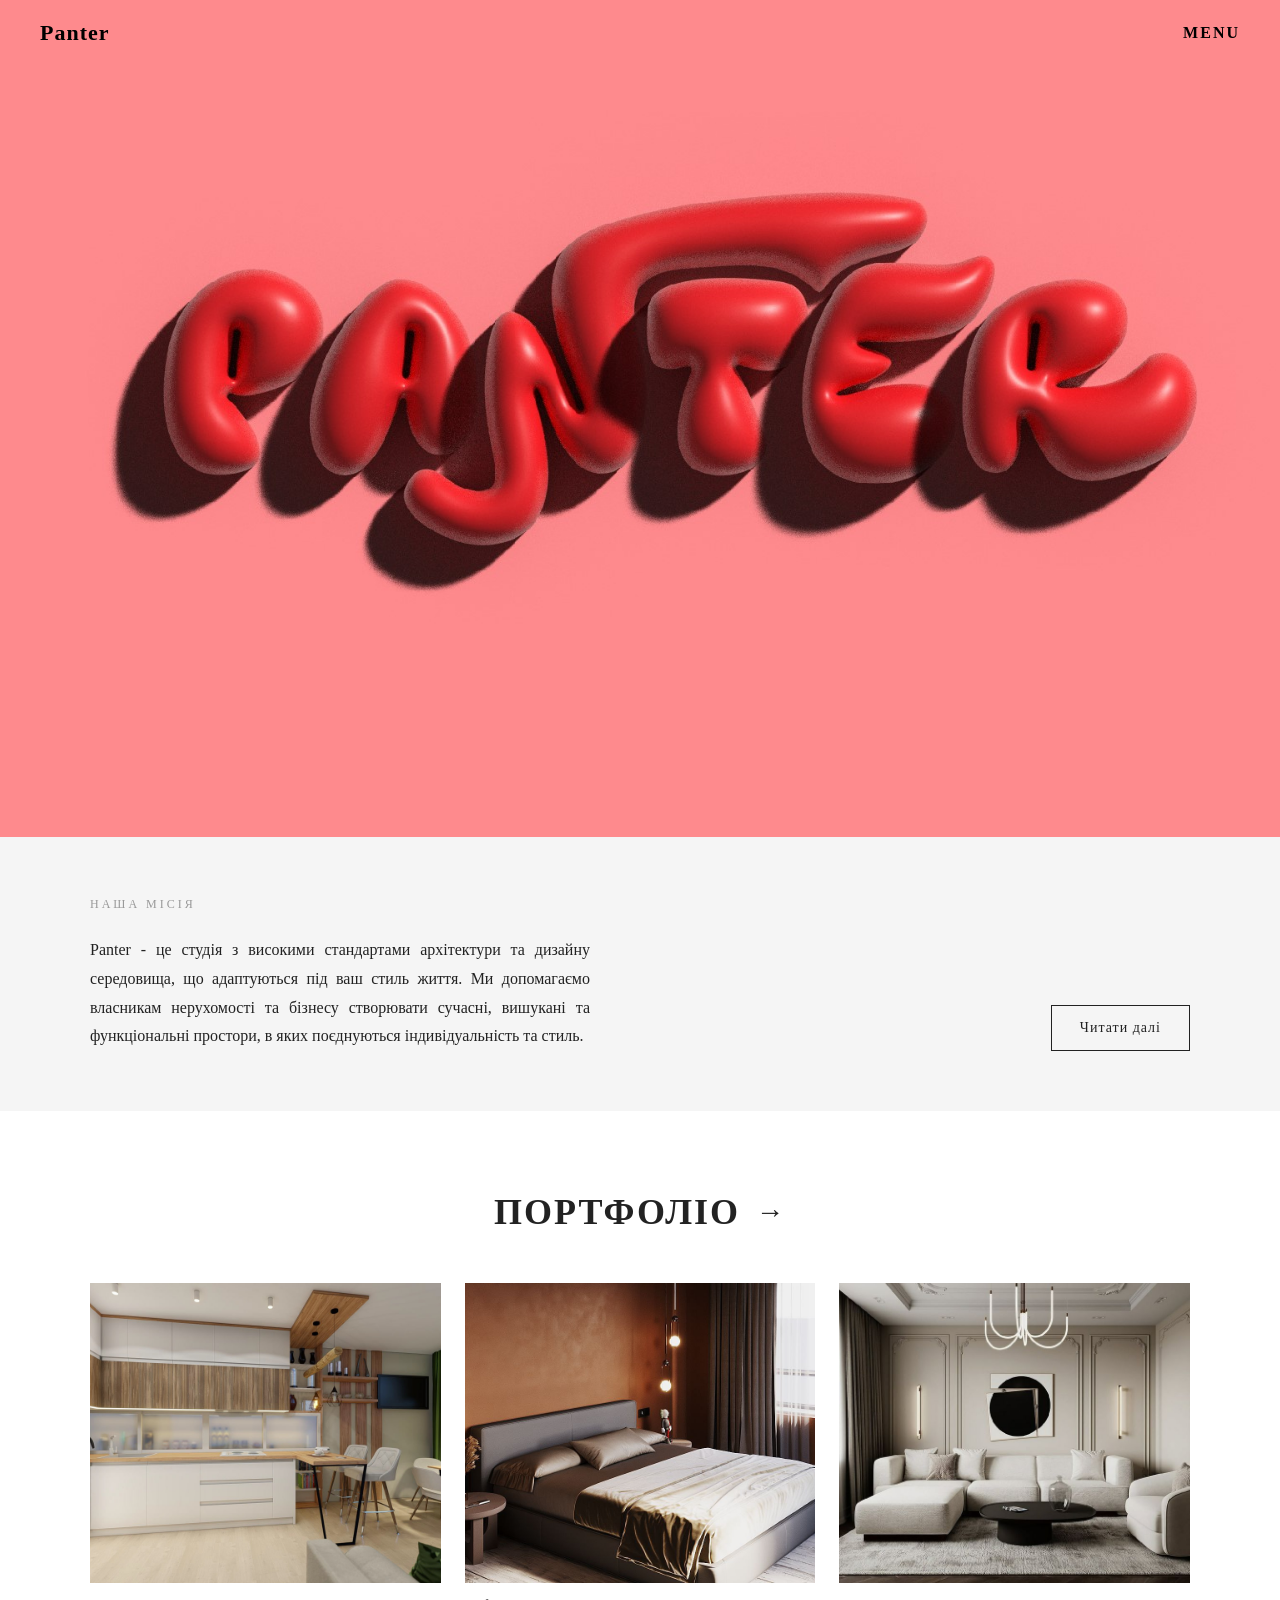
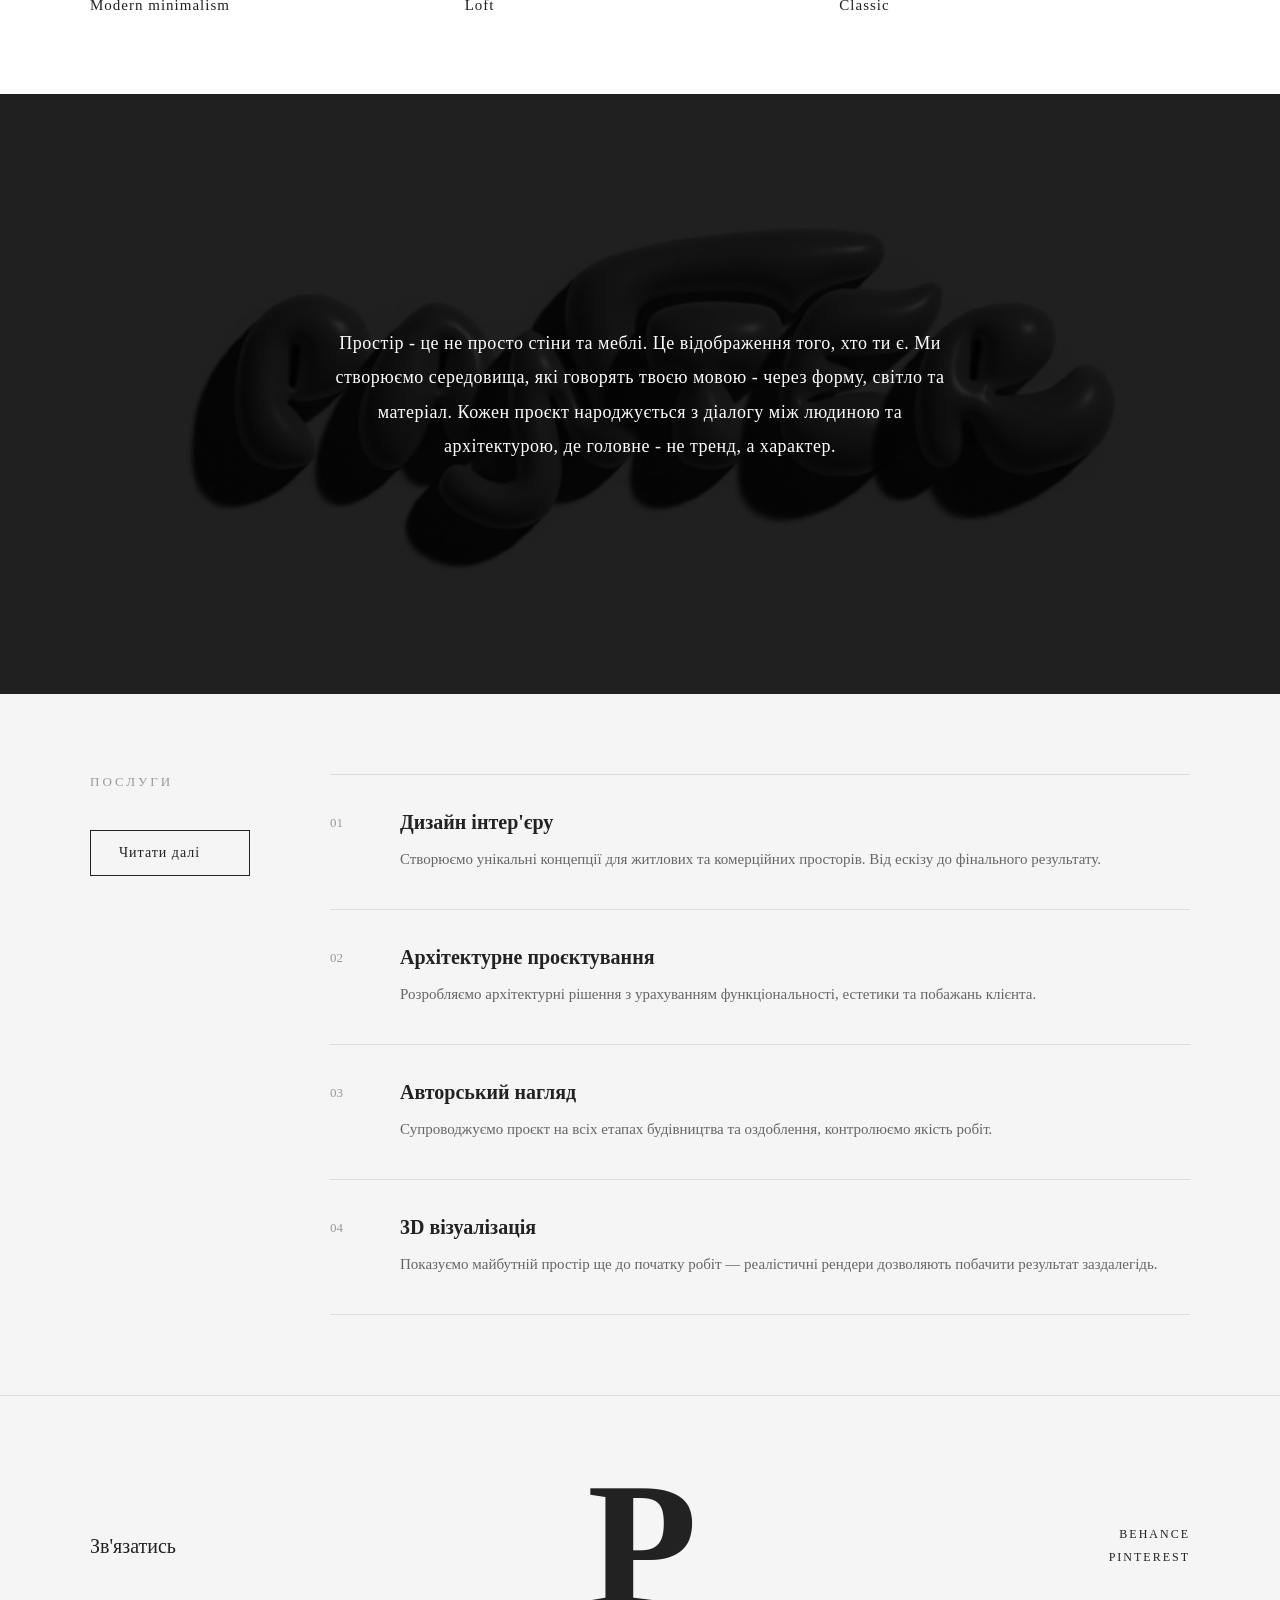
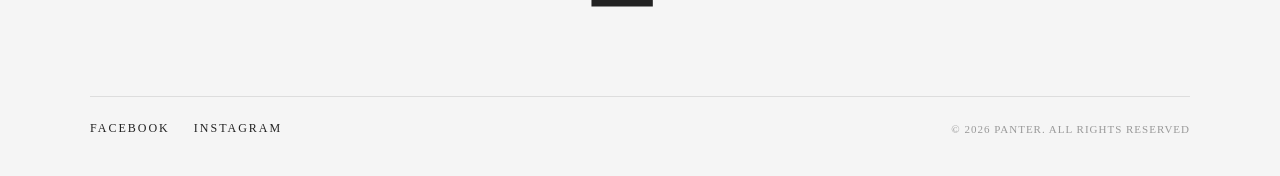
<file: index.html>
<!DOCTYPE html>
<html lang="uk">
    <head>
        <meta charset="UTF-8">
        <meta name="viewport" content="width=device-width, initial-scale=1.0">
        <title>Panter Studio</title>
        <link rel="stylesheet" href="css/reset.css">
        <link rel="stylesheet" href="css/styles.css">
    </head>
    <body>
        <!-- ШАПКА -->
        <header class="header">
            <div class="header__inner">
                <a href="#" class="header__logo">Panter</a>
                <button class="header__menu-btn" id="menuBtn">Menu</button>
            </div>
        </header>

        <!-- ВИЇЗНЕ МЕНЮ -->
        <nav class="nav-overlay" id="navOverlay">
            <ul class="nav-overlay__list">
                <li><a href="about.html" class="nav-overlay__link">Про нас</a></li>
                <li><a href="portfolio.html" class="nav-overlay__link">Портфоліо</a></li>
                <li><a href="services.html" class="nav-overlay__link">Послуги</a></li>
                <li><a href="contacts.html" class="nav-overlay__link">Контакти</a></li>
            </ul>
        </nav>

        <!-- HERO -->
        <section class="hero">
            <img src="img/1.jpg" alt="Hero" class="hero__img">
        </section>

        <!-- НАША МІСІЯ -->
        <section class="about-preview">
            <div class="about-preview__inner">
                <div class="about-preview__left">
                    <span class="about-preview__label">НАША МІСІЯ</span>
                    <p class="about-preview__text">
                        Panter - це студія з високими стандартами архітектури та дизайну середовища, що адаптуються під ваш стиль життя. Ми допомагаємо власникам нерухомості та бізнесу створювати сучасні, вишукані та функціональні простори, в яких поєднуються індивідуальність та стиль.
                    </p>
                </div>
                <div class="about-preview__right">
                    <a href="about.html" class="about-preview__btn">Читати далі</a>
                </div>
            </div>
        </section>
        <!-- СЕКЦІЯ ПОРТФОЛІО -->
        <section class="portfolio">
            <div class="portfolio__header">
                <a href="portfolio.html" class="portfolio__title-link">
                    Портфоліо
                    <span class="portfolio__arrow">→</span>
                </a>
            </div>
            <div class="portfolio__grid">

                <a href="project1.html" class="portfolio__item">
                    <img src="img/3.jpg" alt="Проєкт 1" class="portfolio__img">
                    <p class="portfolio__caption">Modern minimalism</p>
                </a>

                <a href="project2.html" class="portfolio__item">
                    <img src="img/4.jpg" alt="Проєкт 2" class="portfolio__img">
                    <p class="portfolio__caption">Loft</p>
                </a>

                <a href="project3.html" class="portfolio__item">
                    <img src="img/5.jpg" alt="Проєкт 3" class="portfolio__img">
                    <p class="portfolio__caption">Classic</p>
                </a>
            </div>
        </section>
        <!-- СЕКЦІЯ З БАНЕРОМ -->
        <section class="banner">
            <img src="img/6.jpg" alt="Банер" class="banner__img">
            <div class="banner__text">
                <p>Простір - це не просто стіни та меблі. Це відображення того, хто ти є. Ми створюємо середовища, які говорять твоєю мовою - через форму, світло та матеріал. Кожен проєкт народжується з діалогу між людиною та архітектурою, де головне - не тренд, а характер.</p>
            </div>
        </section>
        <!-- СЕКЦІЯ ПОСЛУГИ -->
        <section class="services-preview">
            <div class="services-preview__inner">

                <div class="services-preview__left">
                    <span class="services-preview__title">ПОСЛУГИ</span>
                    <a href="services.html" class="services-preview__btn">Читати далі</a>
                </div>

                <div class="services-preview__right">

                    <div class="services-preview__item">
                        <span class="services-preview__num">01</span>
                        <div class="services-preview__info">
                            <h3 class="services-preview__name">Дизайн інтер'єру</h3>
                            <p class="services-preview__desc">Створюємо унікальні концепції для житлових та комерційних просторів. Від ескізу до фінального результату.</p>
                        </div>
                    </div>

                    <div class="services-preview__item">
                        <span class="services-preview__num">02</span>
                        <div class="services-preview__info">
                            <h3 class="services-preview__name">Архітектурне проєктування</h3>
                            <p class="services-preview__desc">Розробляємо архітектурні рішення з урахуванням функціональності, естетики та побажань клієнта.</p>
                        </div>
                    </div>

                    <div class="services-preview__item">
                        <span class="services-preview__num">03</span>
                        <div class="services-preview__info">
                            <h3 class="services-preview__name">Авторський нагляд</h3>
                            <p class="services-preview__desc">Супроводжуємо проєкт на всіх етапах будівництва та оздоблення, контролюємо якість робіт.</p>
                        </div>
                    </div>

                    <div class="services-preview__item">
                        <span class="services-preview__num">04</span>
                        <div class="services-preview__info">
                            <h3 class="services-preview__name">3D візуалізація</h3>
                            <p class="services-preview__desc">Показуємо майбутній простір ще до початку робіт — реалістичні рендери дозволяють побачити результат заздалегідь.</p>
                        </div>
                    </div>

                </div>
            </div>
        </section>

        <!-- ФУТЕР -->
        <footer class="footer">
            <div class="footer__inner">

                <div class="footer__top">
                    <a href="contacts.html" class="footer__contact-link">Зв'язатись</a>
                    <div class="footer__letter">P</div>
                    <div class="footer__socials-right">
                        <a href="#" class="footer__social">BEHANCE</a>
                        <a href="#" class="footer__social">PINTEREST</a>
                    </div>
                </div>
                <div class="footer__bottom">
                    <div class="footer__socials-left">
                        <a href="#" class="footer__social">FACEBOOK</a>
                        <a href="#" class="footer__social">INSTAGRAM</a>
                    </div>
                    <p class="footer__copy">© 2026 PANTER. ALL RIGHTS RESERVED</p>
                </div>

            </div>
        </footer>
        <script src="js/main.js"></script>
    </body>
</html>
</file>
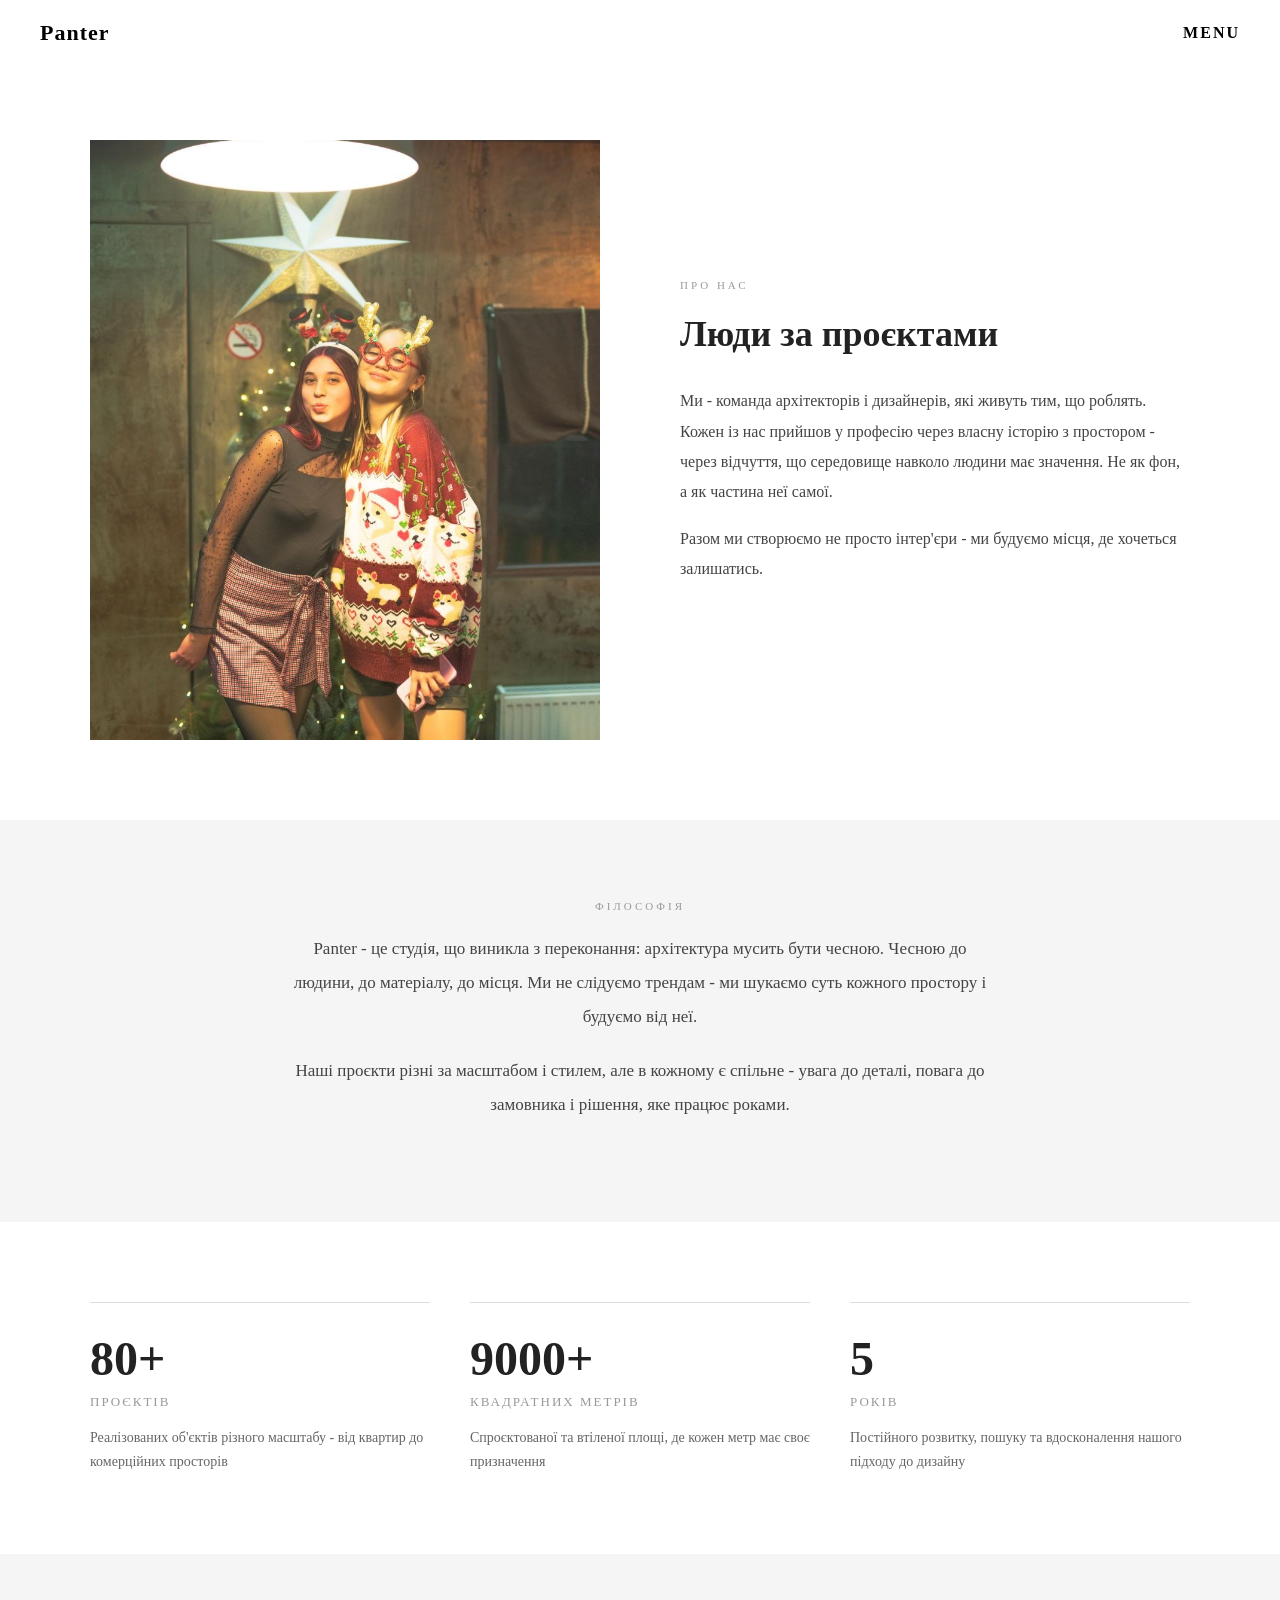
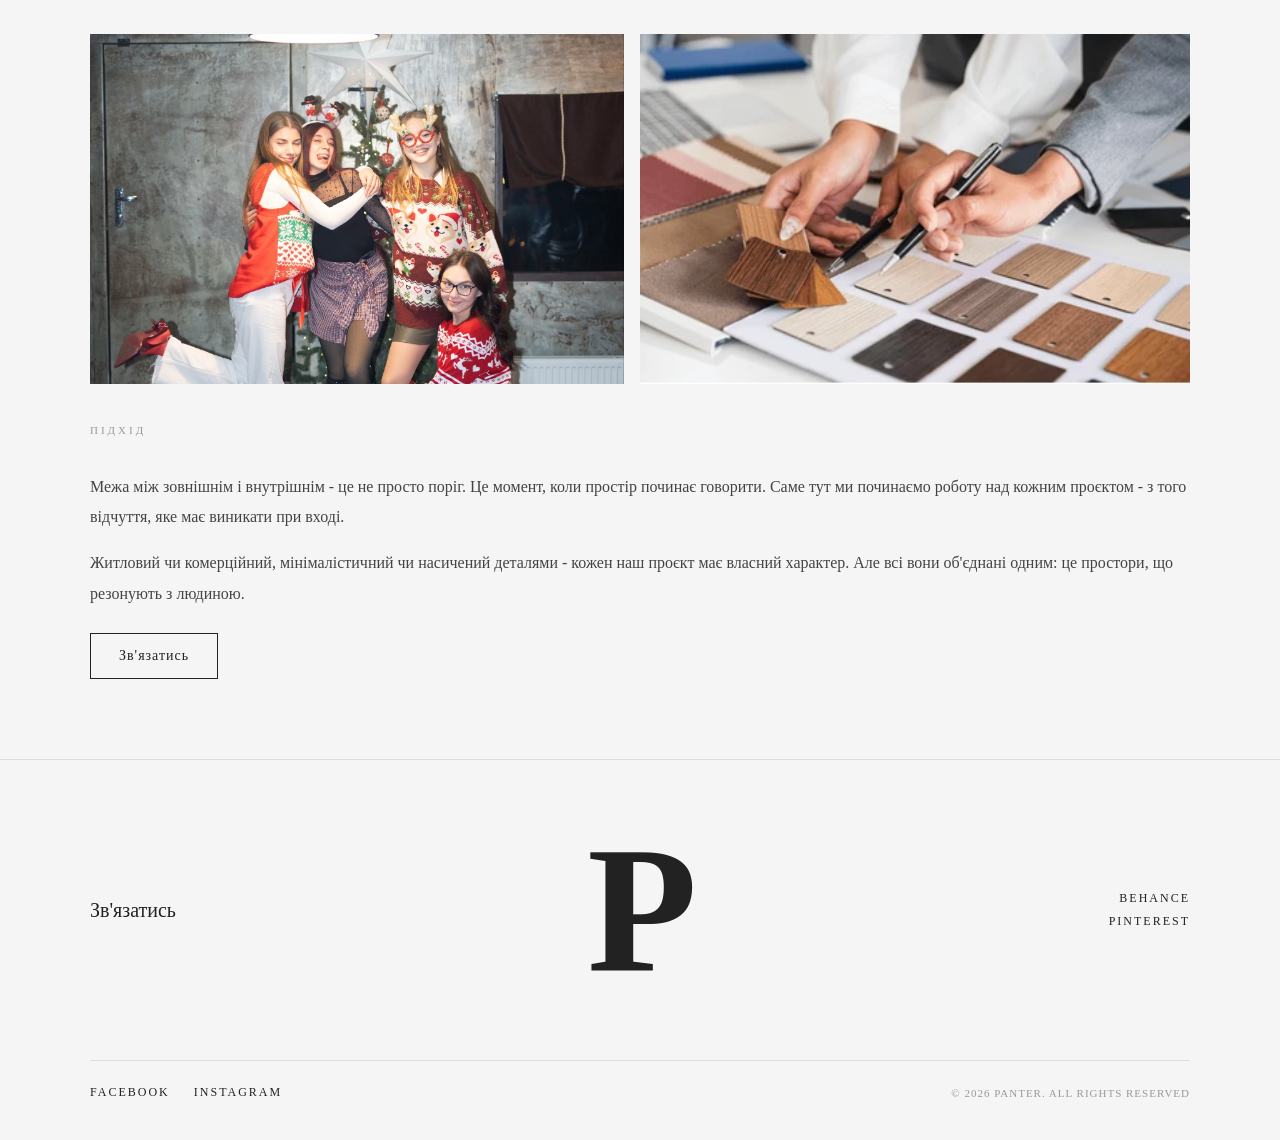
<file: about.html>
<!DOCTYPE html>
<html lang="uk">
    <head>
        <meta charset="UTF-8">
        <title>Про нас — Aleksa</title>
        <link rel="stylesheet" href="css/reset.css">
        <link rel="stylesheet" href="css/styles.css">
    </head>
    <body>

        <!-- ШАПКА (така сама) -->
        <header class="header scrolled">
            <div class="header__inner">
                <a href="index.html" class="header__logo">Panter</a>
                <button class="header__menu-btn" id="menuBtn">Menu</button>
            </div>
        </header>

        <!-- ВИЇЗНЕ МЕНЮ -->
        <nav class="nav-overlay" id="navOverlay">
            <ul class="nav-overlay__list">
                <li><a href="about.html" class="nav-overlay__link">Про нас</a></li>
                <li><a href="portfolio.html" class="nav-overlay__link">Портфоліо</a></li>
                <li><a href="services.html" class="nav-overlay__link">Послуги</a></li>
                <li><a href="contacts.html" class="nav-overlay__link">Контакти</a></li>
            </ul>
        </nav>

        <!-- КОНТЕНТ СТОРІНКИ -->
        <main class="about-page">

            <!-- БЛОК 1 — КОМАНДА З ФОТО -->
            <section class="about-team">
                <div class="about-team__inner">
                    <div class="about-team__img-block">
                        <img src="img/2.jpg" alt="Команда Panter" class="about-team__img">
                    </div>
                    <div class="about-team__text-block">
                        <span class="about-label">ПРО НАС</span>
                        <h1 class="about-team__title">Люди за проєктами</h1>
                        <p class="about-team__text">Ми - команда архітекторів і дизайнерів, які живуть тим, що роблять. Кожен із нас прийшов у професію через власну історію з простором - через відчуття, що середовище навколо людини має значення. Не як фон, а як частина неї самої.</p>
                        <p class="about-team__text">Разом ми створюємо не просто інтер'єри - ми будуємо місця, де хочеться залишатись.</p>
                    </div>
                </div>
            </section>

            <!-- БЛОК 2 — ПРО КОМПАНІЮ -->
            <section class="about-company">
                <div class="about-company__inner">
                    <div class="about-company__text-block">
                        <span class="about-label">ФІЛОСОФІЯ</span>
                        <p class="about-company__text">Panter - це студія, що виникла з переконання: архітектура мусить бути чесною. Чесною до людини, до матеріалу, до місця. Ми не слідуємо трендам - ми шукаємо суть кожного простору і будуємо від неї.</p>
                        <p class="about-company__text">Наші проєкти різні за масштабом і стилем, але в кожному є спільне - увага до деталі, повага до замовника і рішення, яке працює роками.</p>
                    </div>
                </div>
            </section>

            <!-- БЛОК 3 — ЦИФРИ -->
            <section class="about-stats">
                <div class="about-stats__inner">

                    <div class="about-stats__item">
                        <span class="about-stats__number">80+</span>
                        <span class="about-stats__label">Проєктів</span>
                        <p class="about-stats__desc">Реалізованих об'єктів різного масштабу - від квартир до комерційних просторів</p>
                    </div>

                    <div class="about-stats__item">
                        <span class="about-stats__number">9000+</span>
                        <span class="about-stats__label">Квадратних метрів</span>
                        <p class="about-stats__desc">Спроєктованої та втіленої площі, де кожен метр має своє призначення</p>
                    </div>

                    <div class="about-stats__item">
                        <span class="about-stats__number">5</span>
                        <span class="about-stats__label">Років</span>
                        <p class="about-stats__desc">Постійного розвитку, пошуку та вдосконалення нашого підходу до дизайну</p>
                    </div>

                </div>
            </section>

            <!-- БЛОК 4 — ФОТО + ТЕКСТ -->
            <section class="about-extra">
                <div class="about-extra__inner">

                    <div class="about-extra__img-block">
                        <img src="img/7.jpg" alt="Проєкт студії" class="about-extra__img">
                        <img src="img/8.jpg" alt="Деталь інтер'єру" class="about-extra__img">
                    </div>

                    <div class="about-extra__text-block">
                        <span class="about-label">ПІДХІД</span>
                        <p class="about-extra__text">Межа між зовнішнім і внутрішнім - це не просто поріг. Це момент, коли простір починає говорити. Саме тут ми починаємо роботу над кожним проєктом - з того відчуття, яке має виникати при вході.</p>
                        <p class="about-extra__text">Житловий чи комерційний, мінімалістичний чи насичений деталями - кожен наш проєкт має власний характер. Але всі вони об'єднані одним: це простори, що резонують з людиною.</p>
                        <a href="contacts.html" class="about-extra__btn">Зв'язатись</a>
                    </div>
                </div>
            </section>
        </main>
        <!-- ФУТЕР -->
        <footer class="footer">
            <div class="footer__inner">
                <div class="footer__top">
                    <a href="contacts.html" class="footer__contact-link">Зв'язатись</a>
                    <div class="footer__letter">P</div>
                    <div class="footer__socials-right">
                        <a href="#" class="footer__social">BEHANCE</a>
                        <a href="#" class="footer__social">PINTEREST</a>
                    </div>
                </div>
                <div class="footer__bottom">
                    <div class="footer__socials-left">
                        <a href="#" class="footer__social">FACEBOOK</a>
                        <a href="#" class="footer__social">INSTAGRAM</a>
                    </div>
                    <p class="footer__copy">© 2026 PANTER. ALL RIGHTS RESERVED</p>
                </div>
            </div>
        </footer>
        <script src="js/main.js"></script>
    </body>
</html>
</file>
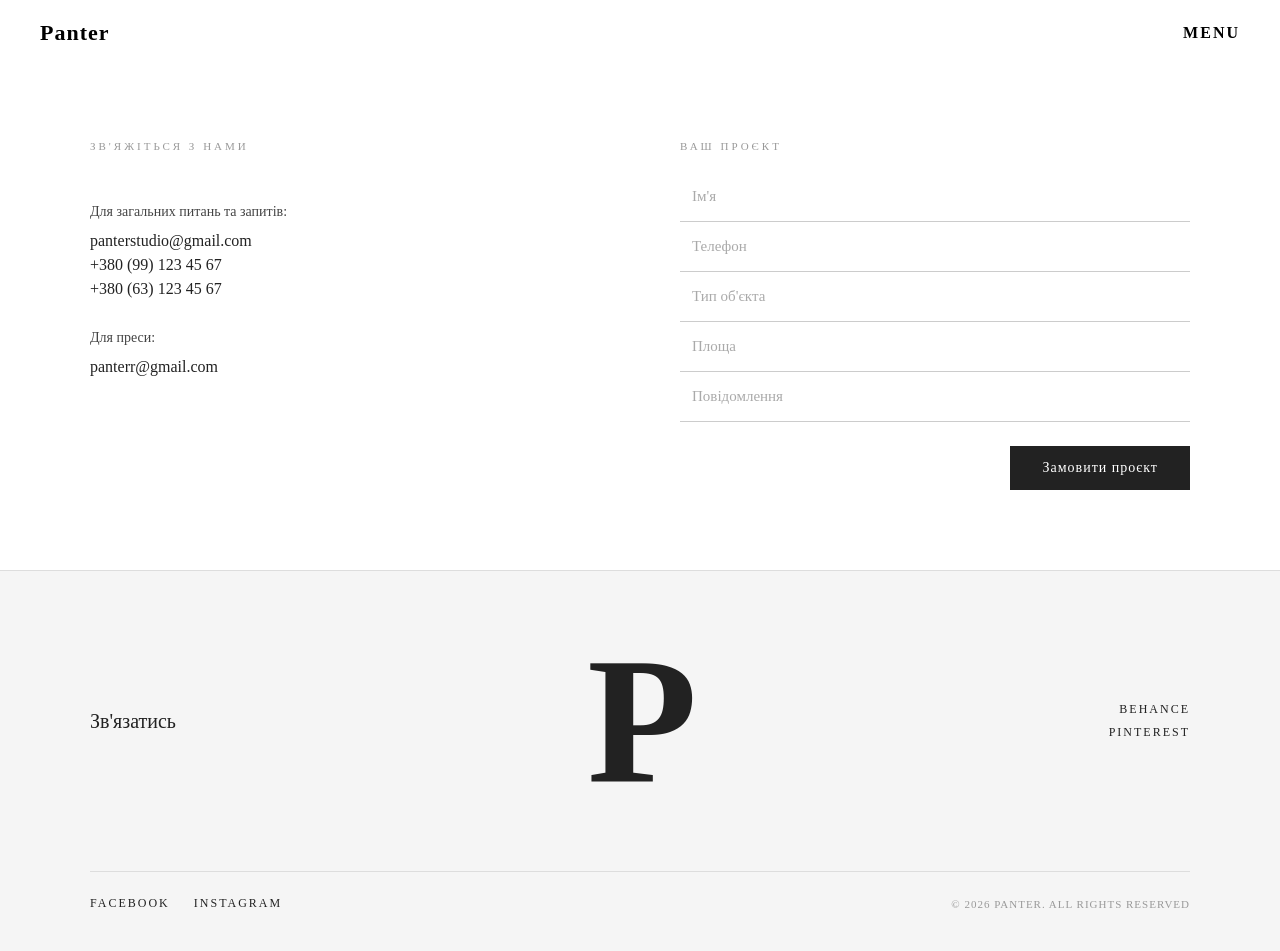
<file: contacts.html>
<!DOCTYPE html>
<html lang="uk">
    <head>
        <meta charset="UTF-8">
        <title>Контакти — Panter</title>
        <link rel="stylesheet" href="css/reset.css">
        <link rel="stylesheet" href="css/styles.css">
    </head>
    <body>
        <header class="header scrolled">
            <div class="header__inner">
                <a href="index.html" class="header__logo">Panter</a>
                <button class="header__menu-btn" id="menuBtn">Menu</button>
            </div>
        </header>
        <nav class="nav-overlay" id="navOverlay">
            <ul class="nav-overlay__list">
                <li><a href="about.html" class="nav-overlay__link">Про нас</a></li>
                <li><a href="portfolio.html" class="nav-overlay__link">Портфоліо</a></li>
                <li><a href="services.html" class="nav-overlay__link">Послуги</a></li>
                <li><a href="contacts.html" class="nav-overlay__link">Контакти</a></li>
            </ul>
        </nav>
        <main class="inner-page">
            <div class="inner-page__inner">

                <div class="contacts__block">

                    <!-- ЛІВА ЧАСТИНА — контакти -->
                    <div class="contacts__info">
                        <span class="about-label">ЗВ'ЯЖІТЬСЯ З НАМИ</span>

                        <div class="contacts__group">
                            <p class="contacts__group-title">Для загальних питань та запитів:</p>
                            <a href="mailto:panterstudio@gmail.com" class="contacts__value">panterstudio@gmail.com</a>
                            <a href="tel:+380991234567" class="contacts__value">+380 (99) 123 45 67</a>
                            <a href="tel:+380731234567" class="contacts__value">+380 (63) 123 45 67</a>
                        </div>

                        <div class="contacts__group">
                            <p class="contacts__group-title">Для преси:</p>
                            <a href="mailto:panterr@gmail.com" class="contacts__value">panterr@gmail.com</a>
                        </div>
                    </div>

                    <!-- ПРАВА ЧАСТИНА — форма -->
                    <div class="contacts__form-block">
                        <span class="about-label">ВАШ ПРОЄКТ</span>

                        <div class="contacts__form">
                            <input type="text" class="contacts__input" placeholder="Ім'я">
                            <input type="tel" class="contacts__input" placeholder="Телефон">
                            <input type="text" class="contacts__input" placeholder="Тип об'єкта">
                            <input type="text" class="contacts__input" placeholder="Площа">
                            <input type="text" class="contacts__input" placeholder="Повідомлення">
                            <button class="contacts__submit">Замовити проєкт</button>
                        </div>
                    </div>
                </div>
            </div>
        </main>
        <!-- ФУТЕР -->
        <footer class="footer">
            <div class="footer__inner">
                <div class="footer__top">
                    <a href="contacts.html" class="footer__contact-link">Зв'язатись</a>
                    <div class="footer__letter">P</div>
                    <div class="footer__socials-right">
                        <a href="#" class="footer__social">BEHANCE</a>
                        <a href="#" class="footer__social">PINTEREST</a>
                    </div>
                </div>
                <div class="footer__bottom">
                    <div class="footer__socials-left">
                        <a href="#" class="footer__social">FACEBOOK</a>
                        <a href="#" class="footer__social">INSTAGRAM</a>
                    </div>
                    <p class="footer__copy">© 2026 PANTER. ALL RIGHTS RESERVED</p>
                </div>
            </div>
        </footer>
        <script src="js/main.js"></script>
    </body>
</html>
</file>
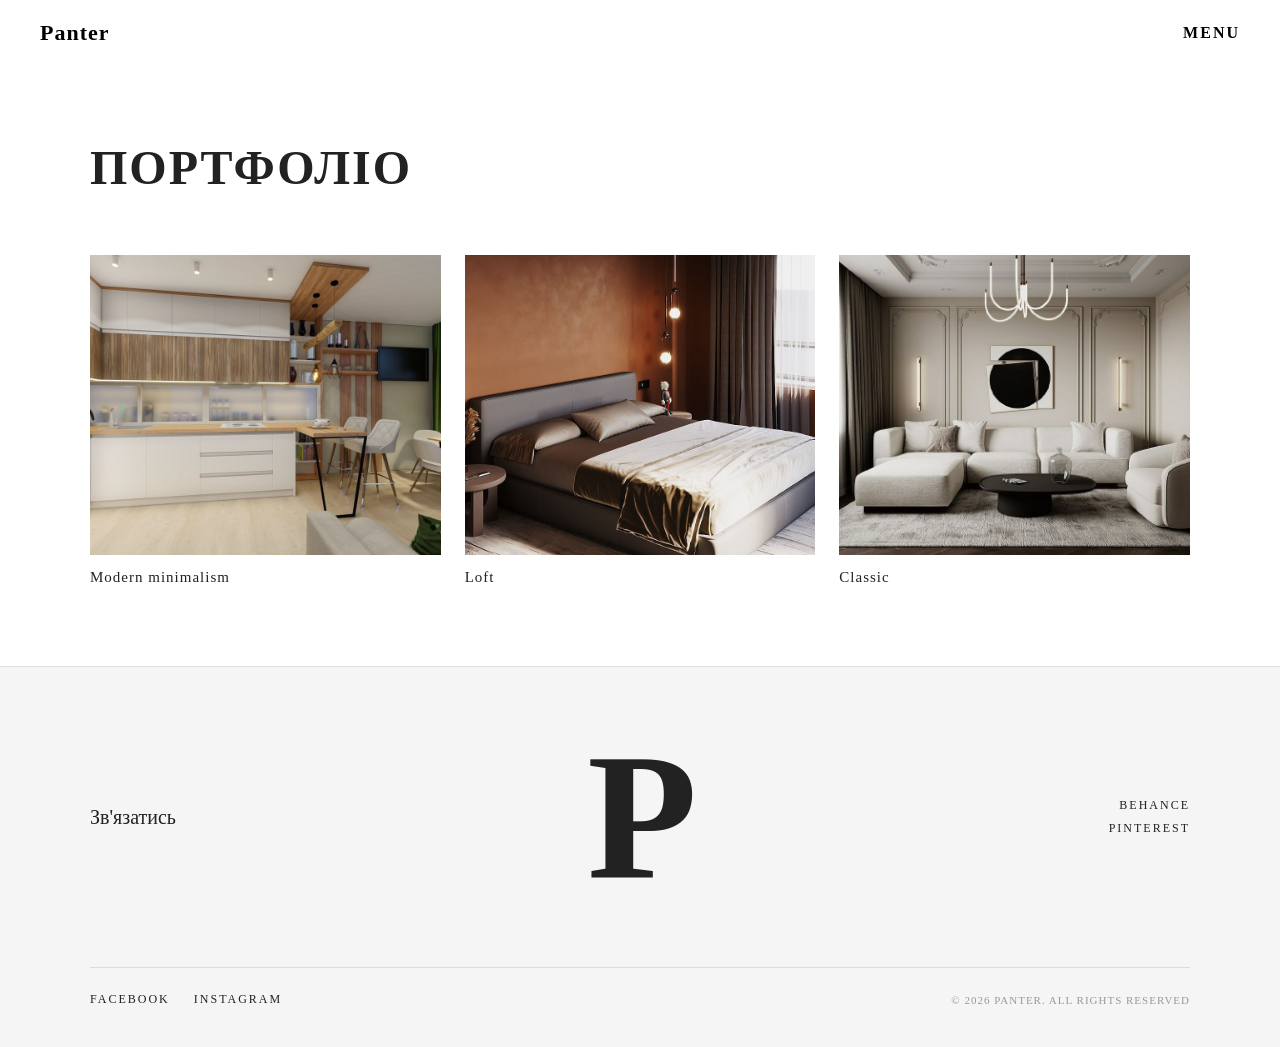
<file: portfolio.html>
<!DOCTYPE html>
<html lang="uk">
    <head>
        <meta charset="UTF-8">
        <title>Портфоліо — Panter</title>
        <link rel="stylesheet" href="css/reset.css">
        <link rel="stylesheet" href="css/styles.css">
    </head>
    <body>

        <header class="header scrolled">
            <div class="header__inner">
                <a href="index.html" class="header__logo">Panter</a>
                <button class="header__menu-btn" id="menuBtn">Menu</button>
            </div>
        </header>

        <nav class="nav-overlay" id="navOverlay">
            <ul class="nav-overlay__list">
                <li><a href="about.html" class="nav-overlay__link">Про нас</a></li>
                <li><a href="portfolio.html" class="nav-overlay__link">Портфоліо</a></li>
                <li><a href="services.html" class="nav-overlay__link">Послуги</a></li>
                <li><a href="contacts.html" class="nav-overlay__link">Контакти</a></li>
            </ul>
        </nav>

        <main class="inner-page">
            <div class="inner-page__inner">

                <h1 class="inner-page__title">Портфоліо</h1>

                <div class="portfolio__grid">
                    <a href="project1.html" class="portfolio__item">
                        <img src="img/3.jpg" alt="Проєкт 1" class="portfolio__img">
                        <p class="portfolio__caption">Modern minimalism</p>
                    </a>
                    <a href="project2.html" class="portfolio__item">
                        <img src="img/4.jpg" alt="Проєкт 2" class="portfolio__img">
                        <p class="portfolio__caption">Loft</p>
                    </a>
                    <a href="project3.html" class="portfolio__item">
                        <img src="img/5.jpg" alt="Проєкт 3" class="portfolio__img">
                        <p class="portfolio__caption">Classic</p>
                    </a>
                </div>

            </div>
        </main>

        <footer class="footer">
            <div class="footer__inner">
                <div class="footer__top">
                    <a href="contacts.html" class="footer__contact-link">Зв'язатись</a>
                    <div class="footer__letter">P</div>
                    <div class="footer__socials-right">
                        <a href="#" class="footer__social">BEHANCE</a>
                        <a href="#" class="footer__social">PINTEREST</a>
                    </div>
                </div>
                <div class="footer__bottom">
                    <div class="footer__socials-left">
                        <a href="#" class="footer__social">FACEBOOK</a>
                        <a href="#" class="footer__social">INSTAGRAM</a>
                    </div>
                    <p class="footer__copy">© 2026 PANTER. ALL RIGHTS RESERVED</p>
                </div>
            </div>
        </footer>

        <script src="js/main.js"></script>
    </body>
</html>
</file>
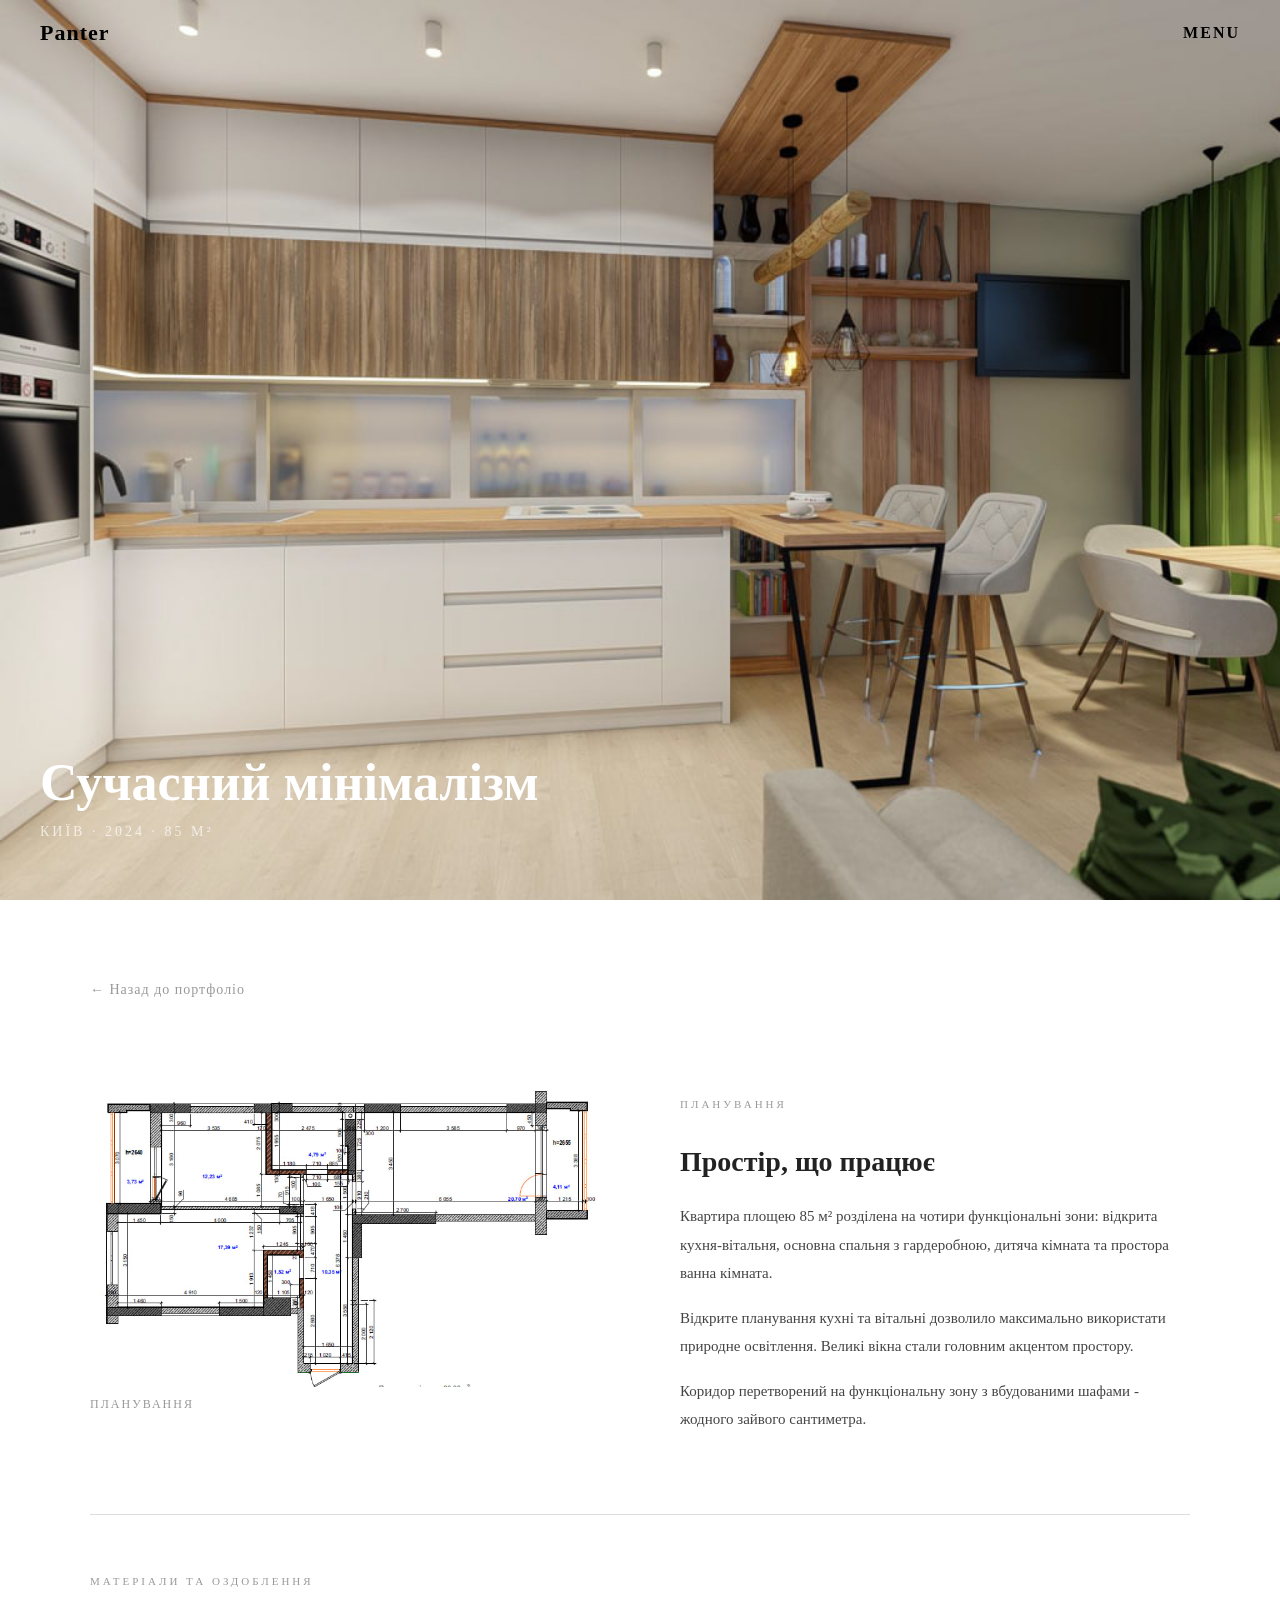
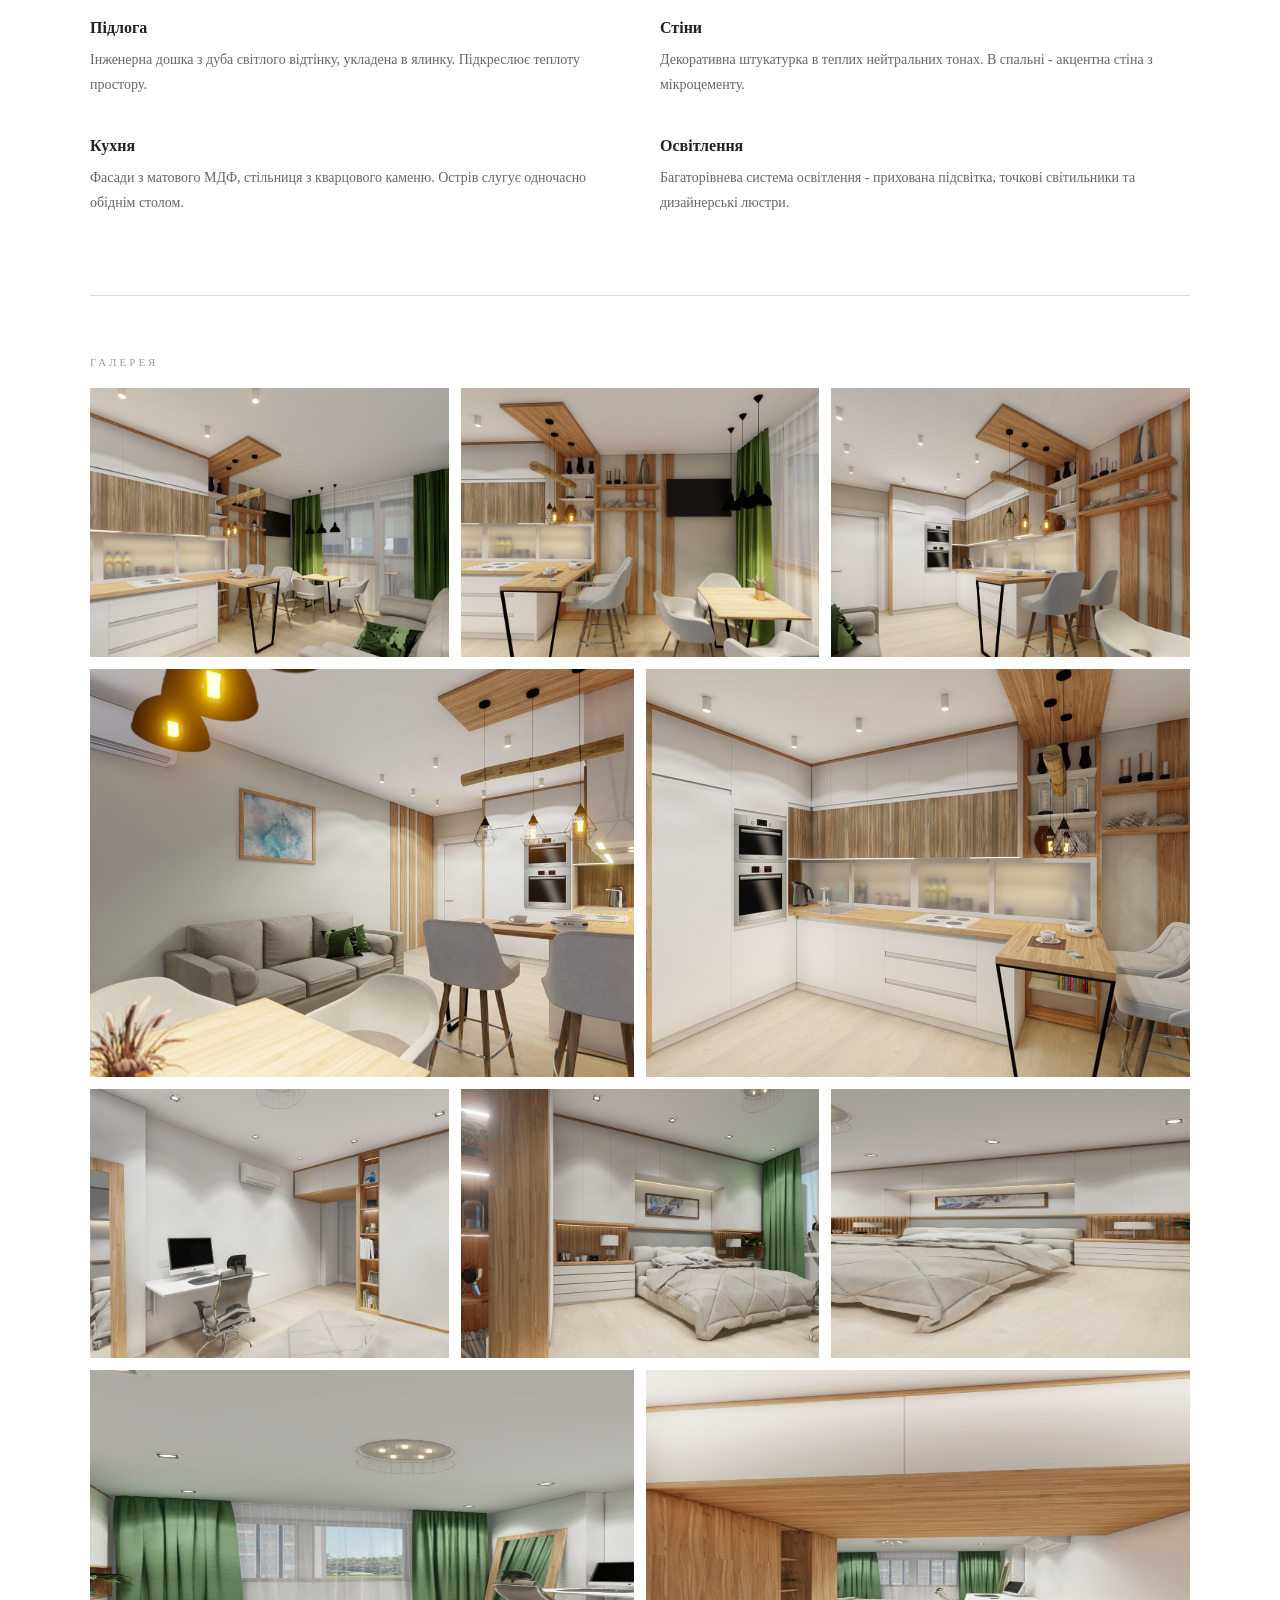
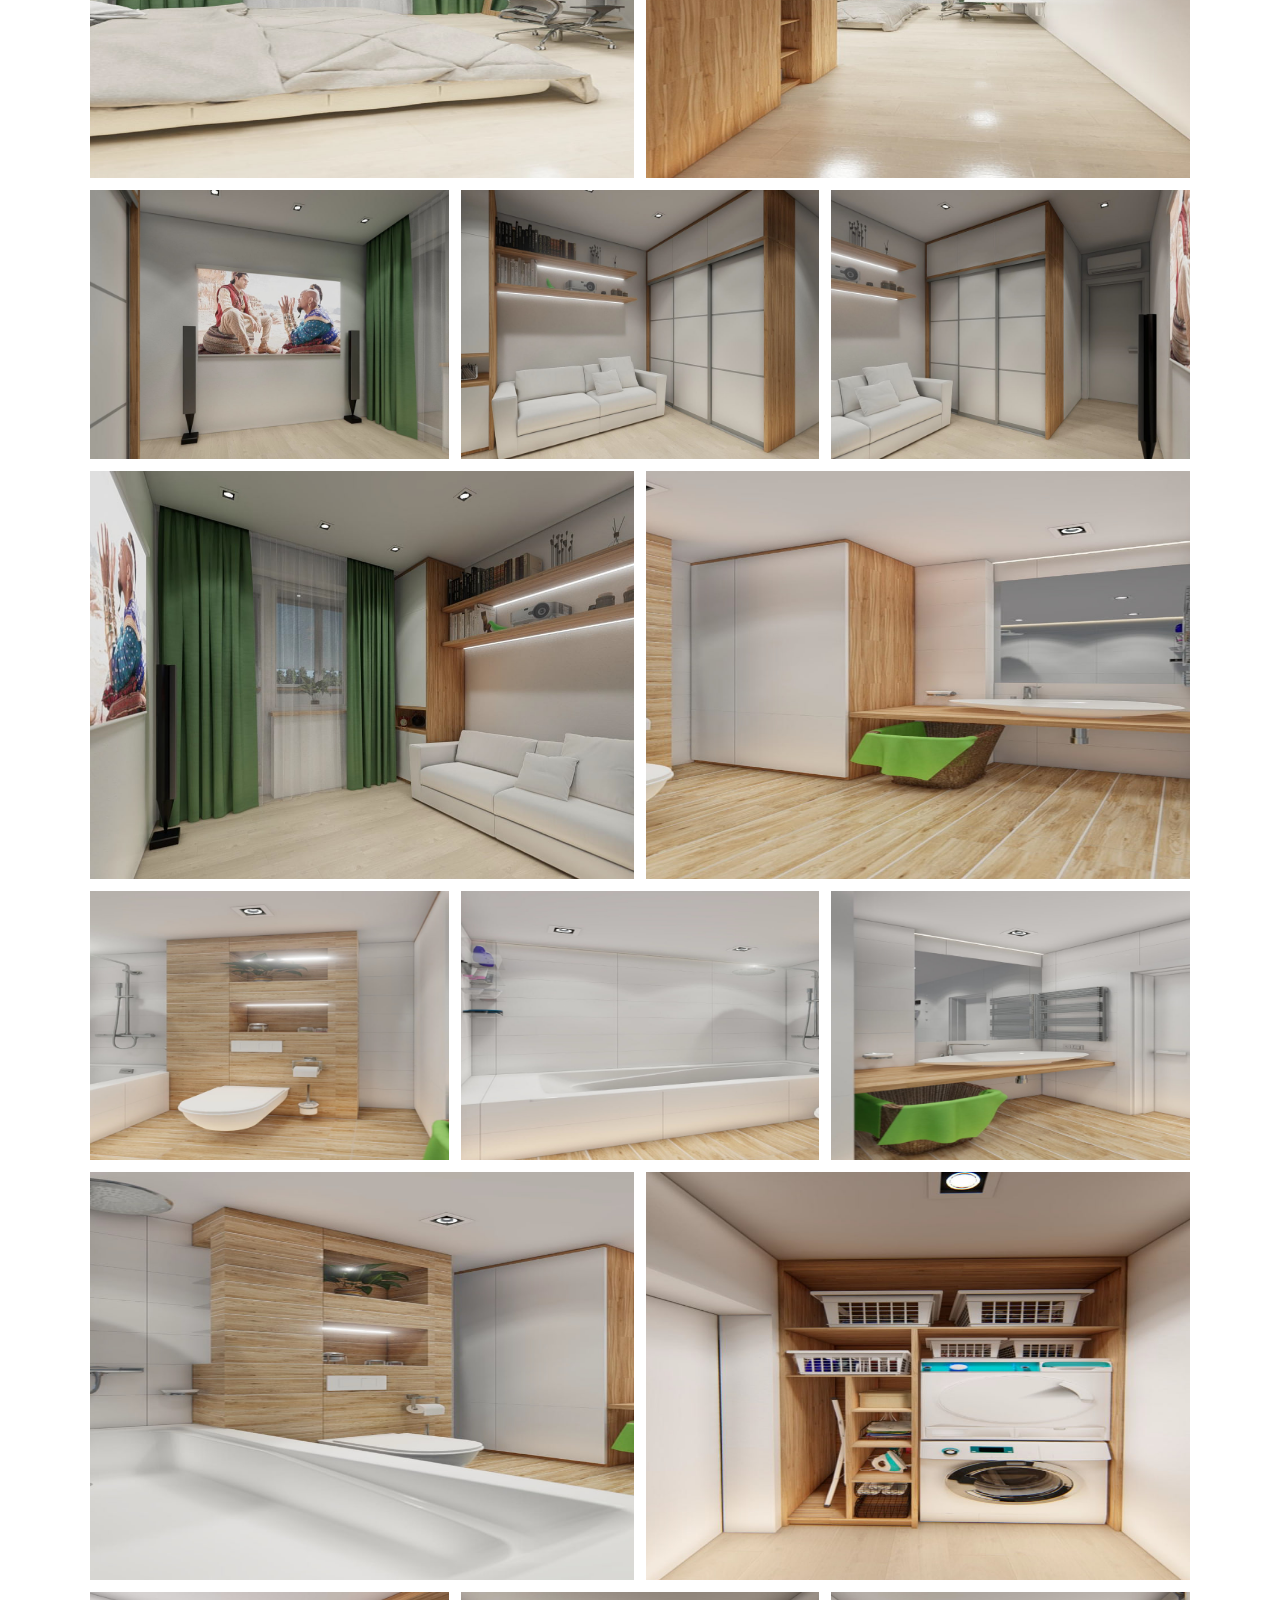
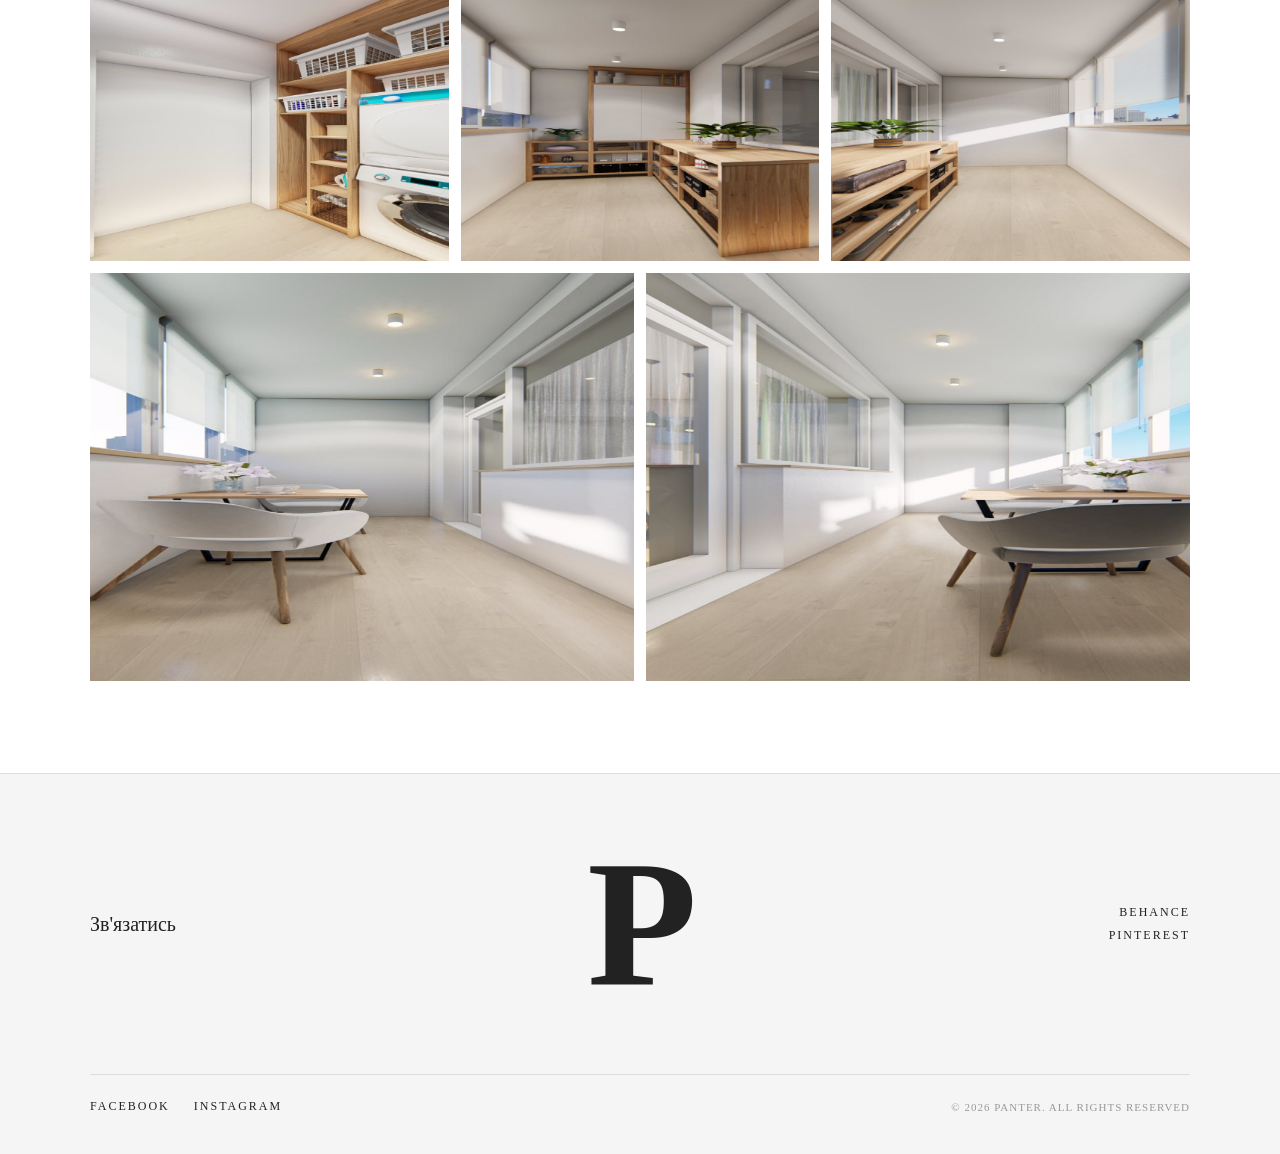
<file: project1.html>
<!DOCTYPE html>
<html lang="uk">
    <head>
        <meta charset="UTF-8">
        <title>Сучасний мінімалізм — Panter</title>
        <link rel="stylesheet" href="css/reset.css">
        <link rel="stylesheet" href="css/styles.css">
    </head>
    <body>

        <header class="header scrolled">
            <div class="header__inner">
                <a href="index.html" class="header__logo">Panter</a>
                <button class="header__menu-btn" id="menuBtn">Menu</button>
            </div>
        </header>

        <nav class="nav-overlay" id="navOverlay">
            <ul class="nav-overlay__list">
                <li><a href="about.html" class="nav-overlay__link">Про нас</a></li>
                <li><a href="portfolio.html" class="nav-overlay__link">Портфоліо</a></li>
                <li><a href="services.html" class="nav-overlay__link">Послуги</a></li>
                <li><a href="contacts.html" class="nav-overlay__link">Контакти</a></li>
            </ul>
        </nav>

        <section class="project-hero">
            <img src="img/3.jpg" alt="Проєкт" class="project-hero__img">
            <div class="project-hero__overlay">
                <h1 class="project-hero__title">Сучасний мінімалізм</h1>
                <p class="project-hero__sub">Київ · 2024 · 85 м²</p>
            </div>
        </section>

        <main class="project-detail">
            <div class="project-detail__inner">

                <a href="portfolio.html" class="project-page__back">← Назад до портфоліо</a>

                <section class="project-plan">
                    <div class="project-plan__img-block">
                        <img src="img/11.jpg" alt="Планування" class="project-plan__img">
                        <span class="project-plan__caption">Планування</span>
                    </div>
                    <div class="project-plan__text-block">
                        <span class="about-label">ПЛАНУВАННЯ</span>
                        <h2 class="project-plan__title">Простір, що працює</h2>
                        <p class="project-plan__text">Квартира площею 85 м² розділена на чотири функціональні зони: відкрита кухня-вітальня, основна спальня з гардеробною, дитяча кімната та простора ванна кімната.</p>
                        <p class="project-plan__text">Відкрите планування кухні та вітальні дозволило максимально використати природне освітлення. Великі вікна стали головним акцентом простору.</p>
                        <p class="project-plan__text">Коридор перетворений на функціональну зону з вбудованими шафами - жодного зайвого сантиметра.</p>
                    </div>
                </section>

                <section class="project-materials">
                    <span class="about-label">МАТЕРІАЛИ ТА ОЗДОБЛЕННЯ</span>
                    <div class="project-materials__grid">
                        <div class="project-materials__item">
                            <h3 class="project-materials__name">Підлога</h3>
                            <p class="project-materials__desc">Інженерна дошка з дуба світлого відтінку, укладена в ялинку. Підкреслює теплоту простору.</p>
                        </div>
                        <div class="project-materials__item">
                            <h3 class="project-materials__name">Стіни</h3>
                            <p class="project-materials__desc">Декоративна штукатурка в теплих нейтральних тонах. В спальні - акцентна стіна з мікроцементу.</p>
                        </div>
                        <div class="project-materials__item">
                            <h3 class="project-materials__name">Кухня</h3>
                            <p class="project-materials__desc">Фасади з матового МДФ, стільниця з кварцового каменю. Острів слугує одночасно обіднім столом.</p>
                        </div>
                        <div class="project-materials__item">
                            <h3 class="project-materials__name">Освітлення</h3>
                            <p class="project-materials__desc">Багаторівнева система освітлення - прихована підсвітка, точкові світильники та дизайнерські люстри.</p>
                        </div>
                    </div>
                </section>

                <section class="project-gallery">
                    <span class="about-label">ГАЛЕРЕЯ</span>

                    <div class="project-gallery__row-3">
                        <img src="img/12.jpg" alt="" class="project-gallery__img">
                        <img src="img/13.jpg" alt="" class="project-gallery__img">
                        <img src="img/14.jpg" alt="" class="project-gallery__img">
                    </div>
                    <div class="project-gallery__row-2">
                        <img src="img/15.jpg" alt="" class="project-gallery__img">
                        <img src="img/16.jpg" alt="" class="project-gallery__img">
                    </div>
                    <div class="project-gallery__row-3">
                        <img src="img/17.jpg" alt="" class="project-gallery__img">
                        <img src="img/18.jpg" alt="" class="project-gallery__img">
                        <img src="img/19.jpg" alt="" class="project-gallery__img">
                    </div>
                    <div class="project-gallery__row-2">
                        <img src="img/20.jpg" alt="" class="project-gallery__img">
                        <img src="img/21.jpg" alt="" class="project-gallery__img">
                    </div>
                    <div class="project-gallery__row-3">
                        <img src="img/22.jpg" alt="" class="project-gallery__img">
                        <img src="img/23.jpg" alt="" class="project-gallery__img">
                        <img src="img/24.jpg" alt="" class="project-gallery__img">
                    </div>
                    <div class="project-gallery__row-2">
                        <img src="img/25.jpg" alt="" class="project-gallery__img">
                        <img src="img/26.jpg" alt="" class="project-gallery__img">
                    </div>
                    <div class="project-gallery__row-3">
                        <img src="img/27.jpg" alt="" class="project-gallery__img">
                        <img src="img/28.jpg" alt="" class="project-gallery__img">
                        <img src="img/29.jpg" alt="" class="project-gallery__img">
                    </div>
                    <div class="project-gallery__row-2">
                        <img src="img/30.jpg" alt="" class="project-gallery__img">
                        <img src="img/31.jpg" alt="" class="project-gallery__img">
                    </div>
                    <div class="project-gallery__row-3">
                        <img src="img/32.jpg" alt="" class="project-gallery__img">
                        <img src="img/33.jpg" alt="" class="project-gallery__img">
                        <img src="img/34.jpg" alt="" class="project-gallery__img">
                    </div>
                    <div class="project-gallery__row-2">
                        <img src="img/35.jpg" alt="" class="project-gallery__img">
                        <img src="img/36.jpg" alt="" class="project-gallery__img">
                    </div>

                </section>

            </div>
        </main>

        <footer class="footer">
            <div class="footer__inner">
                <div class="footer__top">
                    <a href="contacts.html" class="footer__contact-link">Зв'язатись</a>
                    <div class="footer__letter">P</div>
                    <div class="footer__socials-right">
                        <a href="#" class="footer__social">BEHANCE</a>
                        <a href="#" class="footer__social">PINTEREST</a>
                    </div>
                </div>
                <div class="footer__bottom">
                    <div class="footer__socials-left">
                        <a href="#" class="footer__social">FACEBOOK</a>
                        <a href="#" class="footer__social">INSTAGRAM</a>
                    </div>
                    <p class="footer__copy">© 2026 PANTER. ALL RIGHTS RESERVED</p>
                </div>
            </div>
        </footer>

        <script src="js/main.js"></script>
    </body>
</html>
</file>
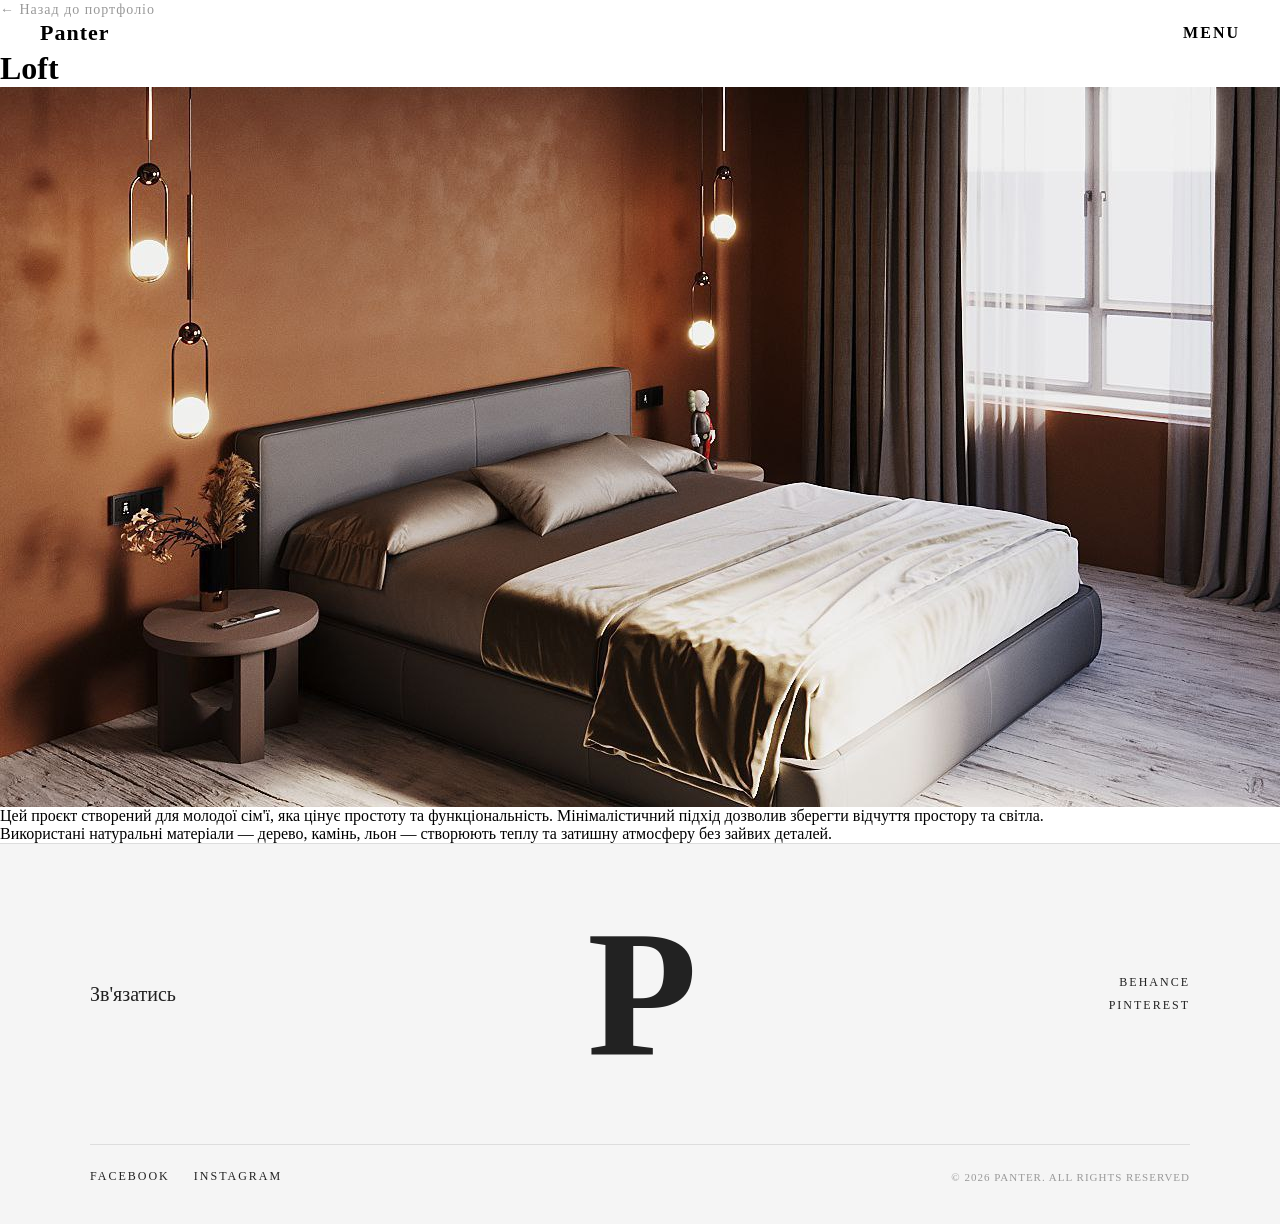
<file: project2.html>
<!DOCTYPE html>
<html lang="uk">
    <head>
        <meta charset="UTF-8">
        <title>Проєкт — Panter</title>
        <link rel="stylesheet" href="css/reset.css">
        <link rel="stylesheet" href="css/styles.css">
    </head>
    <body>

        <header class="header scrolled">
            <div class="header__inner">
                <a href="index.html" class="header__logo">Panter</a>
                <button class="header__menu-btn" id="menuBtn">Menu</button>
            </div>
        </header>

        <nav class="nav-overlay" id="navOverlay">
            <ul class="nav-overlay__list">
                <li><a href="#" class="nav-overlay__link">Про нас</a></li>
                <li><a href="#" class="nav-overlay__link">Портфоліо</a></li>
                <li><a href="#" class="nav-overlay__link">Послуги</a></li>
                <li><a href="#" class="nav-overlay__link">Контакти</a></li>
            </ul>
        </nav>

        <main class="project-page">
            <div class="project-page__inner">

                <a href="portfolio.html" class="project-page__back">← Назад до портфоліо</a>

                <h1 class="project-page__title">Loft</h1>

                <img src="img/4.jpg" alt="Проєкт" class="project-page__hero-img">

                <div class="project-page__text">
                    <p>Цей проєкт створений для молодої сім'ї, яка цінує простоту та функціональність. Мінімалістичний підхід дозволив зберегти відчуття простору та світла.</p>
                    <p>Використані натуральні матеріали — дерево, камінь, льон — створюють теплу та затишну атмосферу без зайвих деталей.</p>
                </div>
            </div>
        </main>
        <!-- ФУТЕР -->
        <footer class="footer">
            <div class="footer__inner">
                <div class="footer__top">
                    <a href="contacts.html" class="footer__contact-link">Зв'язатись</a>
                    <div class="footer__letter">P</div>
                    <div class="footer__socials-right">
                        <a href="#" class="footer__social">BEHANCE</a>
                        <a href="#" class="footer__social">PINTEREST</a>
                    </div>
                </div>
                <div class="footer__bottom">
                    <div class="footer__socials-left">
                        <a href="#" class="footer__social">FACEBOOK</a>
                        <a href="#" class="footer__social">INSTAGRAM</a>
                    </div>
                    <p class="footer__copy">© 2026 PANTER. ALL RIGHTS RESERVED</p>
                </div>
            </div>
        </footer>
        <script src="js/main.js"></script>
    </body>
</html>
</file>
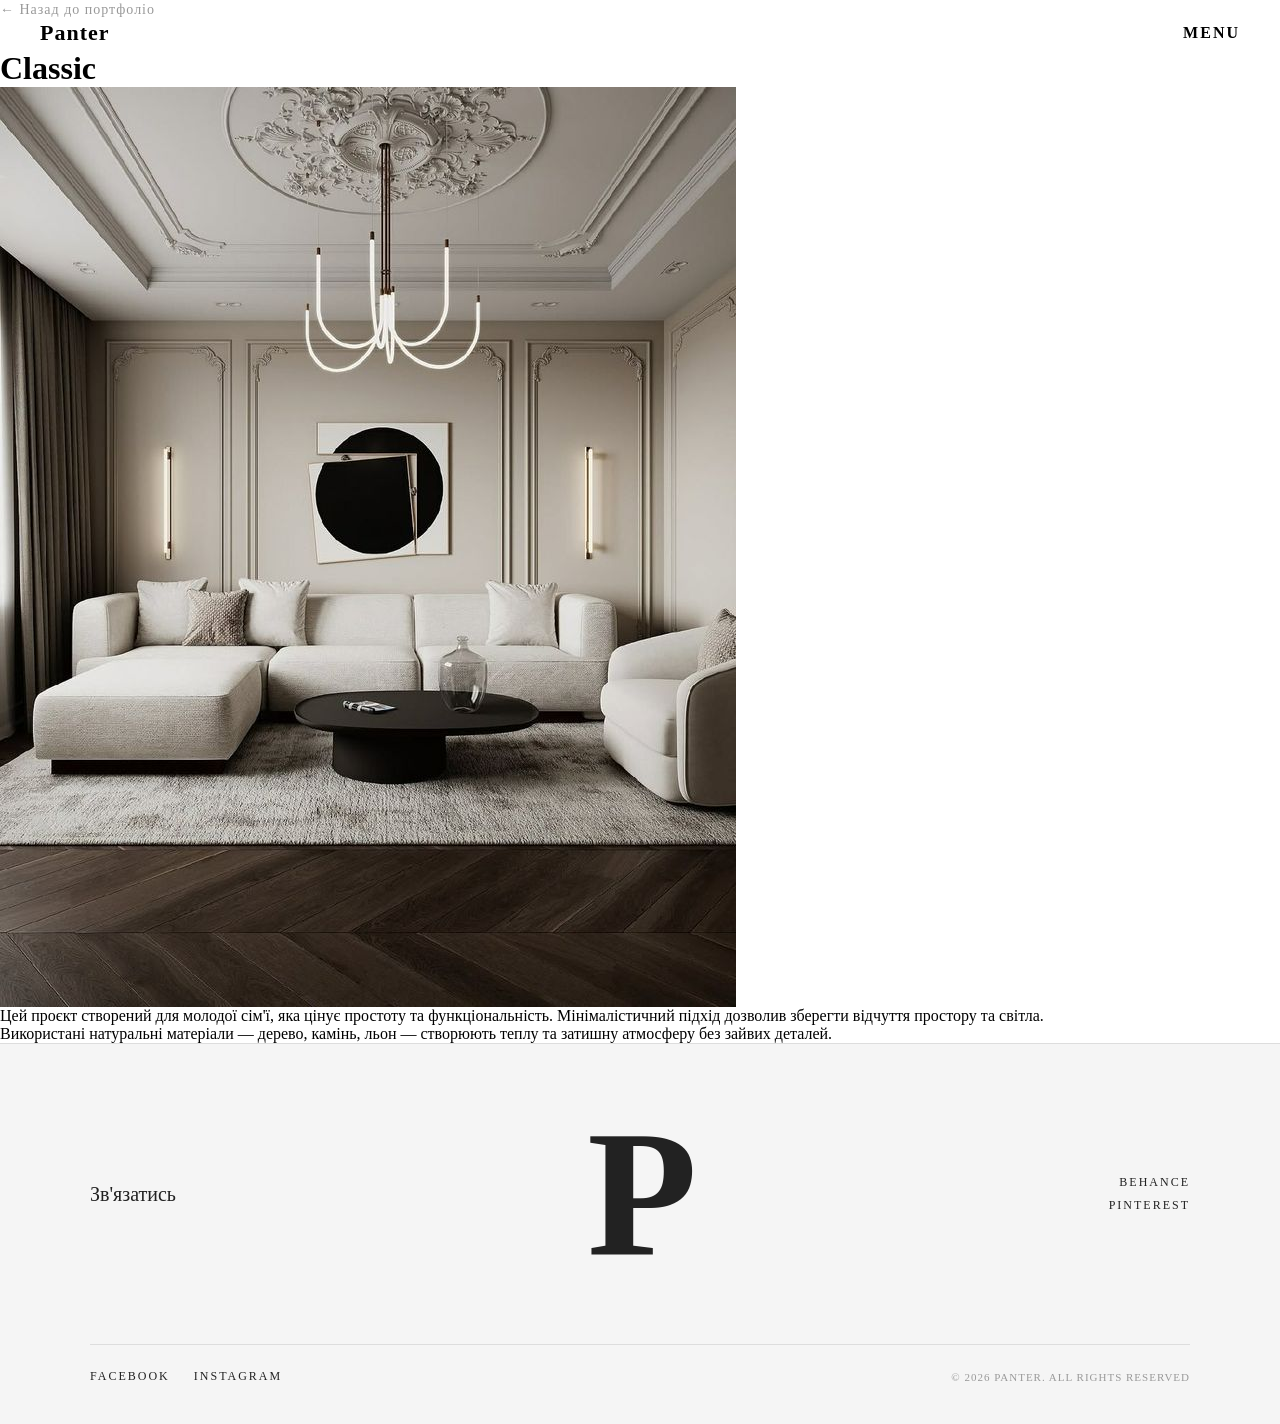
<file: project3.html>
<!DOCTYPE html>
<html lang="uk">
    <head>
        <meta charset="UTF-8">
        <title>Проєкт — Panter</title>
        <link rel="stylesheet" href="css/reset.css">
        <link rel="stylesheet" href="css/styles.css">
    </head>
    <body>

        <header class="header scrolled">
            <div class="header__inner">
                <a href="index.html" class="header__logo">Panter</a>
                <button class="header__menu-btn" id="menuBtn">Menu</button>
            </div>
        </header>

        <nav class="nav-overlay" id="navOverlay">
            <ul class="nav-overlay__list">
                <li><a href="#" class="nav-overlay__link">Про нас</a></li>
                <li><a href="#" class="nav-overlay__link">Портфоліо</a></li>
                <li><a href="#" class="nav-overlay__link">Послуги</a></li>
                <li><a href="#" class="nav-overlay__link">Контакти</a></li>
            </ul>
        </nav>

        <main class="project-page">
            <div class="project-page__inner">

                <a href="portfolio.html" class="project-page__back">← Назад до портфоліо</a>

                <h1 class="project-page__title">Classic</h1>

                <img src="img/5.jpg" alt="Проєкт" class="project-page__hero-img">

                <div class="project-page__text">
                    <p>Цей проєкт створений для молодої сім'ї, яка цінує простоту та функціональність. Мінімалістичний підхід дозволив зберегти відчуття простору та світла.</p>
                    <p>Використані натуральні матеріали — дерево, камінь, льон — створюють теплу та затишну атмосферу без зайвих деталей.</p>
                </div>
            </div>
        </main>
        <!-- ФУТЕР -->
        <footer class="footer">
            <div class="footer__inner">
                <div class="footer__top">
                    <a href="contacts.html" class="footer__contact-link">Зв'язатись</a>
                    <div class="footer__letter">P</div>
                    <div class="footer__socials-right">
                        <a href="#" class="footer__social">BEHANCE</a>
                        <a href="#" class="footer__social">PINTEREST</a>
                    </div>
                </div>
                <div class="footer__bottom">
                    <div class="footer__socials-left">
                        <a href="#" class="footer__social">FACEBOOK</a>
                        <a href="#" class="footer__social">INSTAGRAM</a>
                    </div>
                    <p class="footer__copy">© 2026 PANTER. ALL RIGHTS RESERVED</p>
                </div>
            </div>
        </footer>
        <script src="js/main.js"></script>
    </body>
</html>
</file>
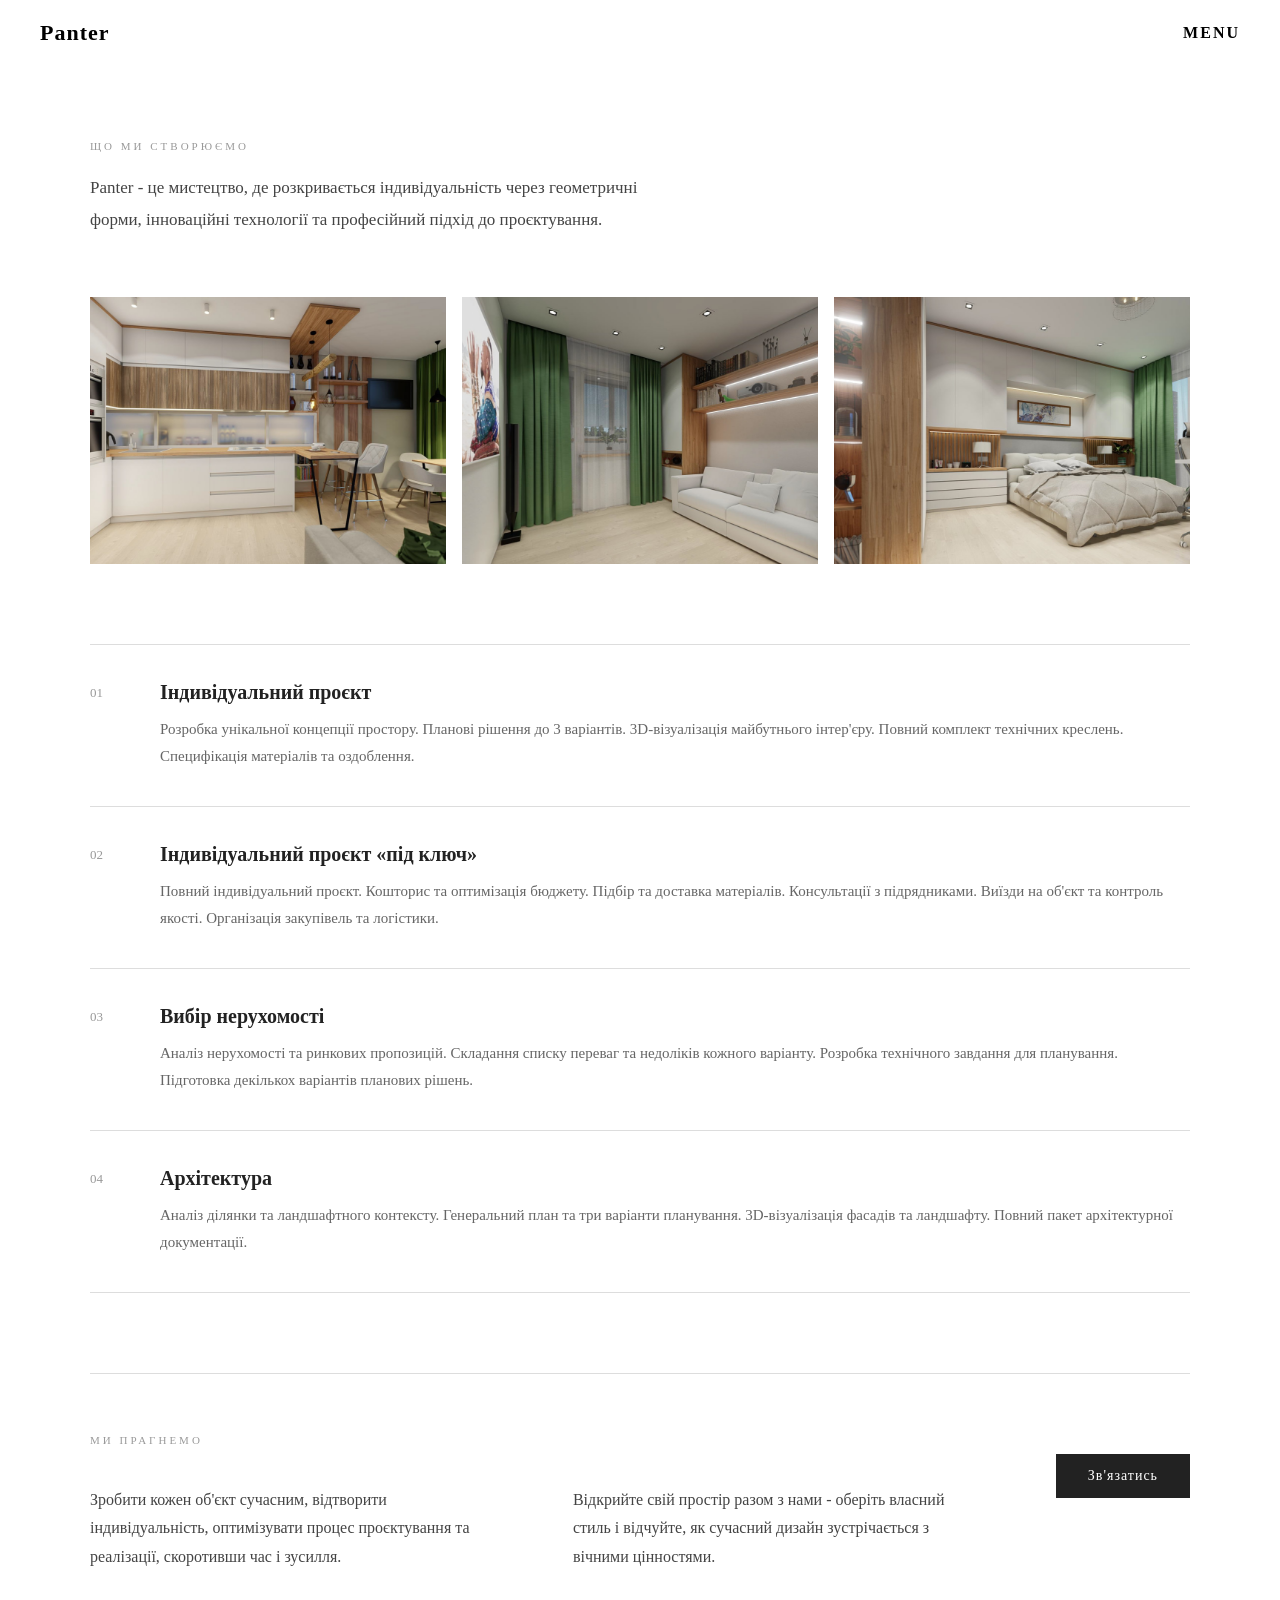
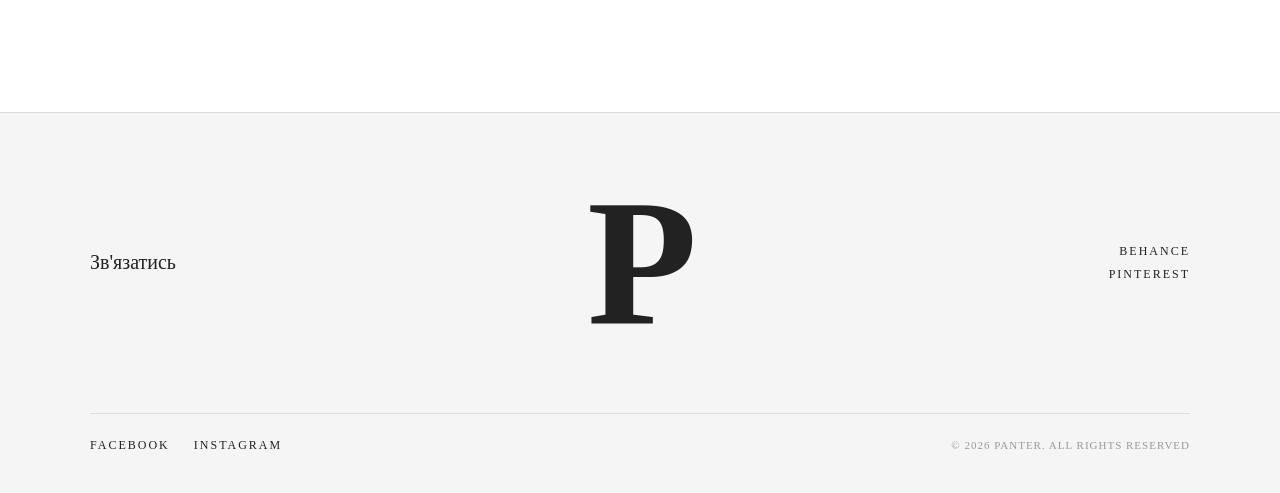
<file: services.html>
<!DOCTYPE html>
<html lang="uk">
    <head>
        <meta charset="UTF-8">
        <title>Послуги — Panter</title>
        <link rel="stylesheet" href="css/reset.css">
        <link rel="stylesheet" href="css/styles.css">
    </head>
    <body>

        <header class="header scrolled">
            <div class="header__inner">
                <a href="index.html" class="header__logo">Panter</a>
                <button class="header__menu-btn" id="menuBtn">Menu</button>
            </div>
        </header>

        <nav class="nav-overlay" id="navOverlay">
            <ul class="nav-overlay__list">
                <li><a href="about.html" class="nav-overlay__link">Про нас</a></li>
                <li><a href="portfolio.html" class="nav-overlay__link">Портфоліо</a></li>
                <li><a href="services.html" class="nav-overlay__link">Послуги</a></li>
                <li><a href="contacts.html" class="nav-overlay__link">Контакти</a></li>
            </ul>
        </nav>

        <main class="inner-page">
            <div class="inner-page__inner">

                <div class="services-page__head">
                    <span class="about-label">ЩО МИ СТВОРЮЄМО</span>
                    <p class="services-page__intro">Panter - це мистецтво, де розкривається індивідуальність через геометричні форми, інноваційні технології та професійний підхід до проєктування.</p>
                </div>

                <div class="services-page__photos">
                    <img src="img/3.jpg" alt="Послуга 1" class="services-page__photo">
                    <img src="img/9.jpg" alt="Послуга 2" class="services-page__photo">
                    <img src="img/10.jpg" alt="Послуга 3" class="services-page__photo">
                </div>

                <div class="services-page__list">

                    <div class="services-page__item">
                        <span class="services-preview__num">01</span>
                        <div class="services-preview__info">
                            <h3 class="services-preview__name">Індивідуальний проєкт</h3>
                            <p class="services-preview__desc">Розробка унікальної концепції простору. Планові рішення до 3 варіантів. 3D-візуалізація майбутнього інтер'єру. Повний комплект технічних креслень. Специфікація матеріалів та оздоблення.</p>
                        </div>
                    </div>

                    <div class="services-page__item">
                        <span class="services-preview__num">02</span>
                        <div class="services-preview__info">
                            <h3 class="services-preview__name">Індивідуальний проєкт «під ключ»</h3>
                            <p class="services-preview__desc">Повний індивідуальний проєкт. Кошторис та оптимізація бюджету. Підбір та доставка матеріалів. Консультації з підрядниками. Виїзди на об'єкт та контроль якості. Організація закупівель та логістики.</p>
                        </div>
                    </div>

                    <div class="services-page__item">
                        <span class="services-preview__num">03</span>
                        <div class="services-preview__info">
                            <h3 class="services-preview__name">Вибір нерухомості</h3>
                            <p class="services-preview__desc">Аналіз нерухомості та ринкових пропозицій. Складання списку переваг та недоліків кожного варіанту. Розробка технічного завдання для планування. Підготовка декількох варіантів планових рішень.</p>
                        </div>
                    </div>

                    <div class="services-page__item">
                        <span class="services-preview__num">04</span>
                        <div class="services-preview__info">
                            <h3 class="services-preview__name">Архітектура</h3>
                            <p class="services-preview__desc">Аналіз ділянки та ландшафтного контексту. Генеральний план та три варіанти планування. 3D-візуалізація фасадів та ландшафту. Повний пакет архітектурної документації.</p>
                        </div>
                    </div>

                </div>

                <div class="services-page__bottom">
                    <div class="services-page__bottom-left">
                        <span class="about-label">МИ ПРАГНЕМО</span>
                        <p class="services-page__bottom-text">Зробити кожен об'єкт сучасним, відтворити індивідуальність, оптимізувати процес проєктування та реалізації, скоротивши час і зусилля.</p>
                    </div>
                    <div class="services-page__bottom-right">
                        <p class="services-page__bottom-quote">Відкрийте свій простір разом з нами - оберіть власний стиль і відчуйте, як сучасний дизайн зустрічається з вічними цінностями.</p>
                    </div>
                    <a href="contacts.html" class="services-page__cta">Зв'язатись</a>
                </div>

            </div>
        </main>

        <footer class="footer">
            <div class="footer__inner">
                <div class="footer__top">
                    <a href="contacts.html" class="footer__contact-link">Зв'язатись</a>
                    <div class="footer__letter">P</div>
                    <div class="footer__socials-right">
                        <a href="#" class="footer__social">BEHANCE</a>
                        <a href="#" class="footer__social">PINTEREST</a>
                    </div>
                </div>
                <div class="footer__bottom">
                    <div class="footer__socials-left">
                        <a href="#" class="footer__social">FACEBOOK</a>
                        <a href="#" class="footer__social">INSTAGRAM</a>
                    </div>
                    <p class="footer__copy">© 2026 PANTER. ALL RIGHTS RESERVED</p>
                </div>
            </div>
        </footer>

        <script src="js/main.js"></script>
    </body>
</html>
</file>
<file: css/styles.css>
/* БАЗОВІ */
body {
    margin: 0;
    padding: 0;
    overflow-x: hidden;
}

/* ШАПКА */
.header {
    position: fixed;
    top: 0;
    left: 0;
    width: 100%;
    z-index: 100;
    background-color: transparent;
    transition: background-color 0.3s ease;
}

.header.scrolled {
    background-color: #4b0000a3;
}

.header__inner {
    display: flex;
    justify-content: space-between;
    align-items: center;
    padding: 20px 40px;
}

.header__logo,
.header__menu-btn {
    color: #000;
    transition: color 0.3s ease;
}

.header__logo {
    font-size: 22px;
    font-weight: 700;
    letter-spacing: 1px;
}

.header__menu-btn {
    font-size: 16px;
    font-weight: 600;
    letter-spacing: 2px;
    text-transform: uppercase;
}

.header.scrolled .header__logo,
.header.scrolled .header__menu-btn {
    color: #fff;
}

/* МЕНЮ */
.nav-overlay {
    position: fixed;
    top: -100%;
    left: 0;
    width: 100%;
    height: 100%;
    background-color: #fff;
    z-index: 99;
    display: flex;
    align-items: center;
    justify-content: center;
    transition: top 0.4s ease;
}

.nav-overlay.open {
    top: 0;
}

.nav-overlay__list {
    display: flex;
    flex-direction: column;
    align-items: center;
    gap: 30px;
}

.nav-overlay__link {
    color: #000;
    font-size: 32px;
    font-weight: 600;
    letter-spacing: 2px;
    text-transform: uppercase;
    transition: opacity 0.2s;
}

.nav-overlay__link:hover {
    opacity: 0.6;
}

/* HERO */
.hero {
    position: relative;
    height: 100vh;
    overflow: hidden;
    top: -63px;
    margin-bottom: -63px;
}

.hero__img {
    width: 100%;
    height: 100%;
    object-fit: cover;
    object-position: center;
    display: block;
}

/* ЗАГАЛЬНИЙ ЛЕЙБЛ */
.about-label {
    display: block;
    font-size: 11px;
    letter-spacing: 3px;
    text-transform: uppercase;
    color: #999;
    margin-bottom: 20px;
}

/* ЗАГАЛЬНІ КНОПКИ */
.about-preview__btn,
.about-extra__btn,
.services-preview__btn {
    display: inline-block;
    padding: 14px 28px;
    border: 1px solid #222;
    color: #222;
    font-size: 14px;
    letter-spacing: 1px;
    transition: background-color 0.3s ease, color 0.3s ease;
}

.about-preview__btn:hover,
.about-extra__btn:hover,
.services-preview__btn:hover {
    background-color: #222;
    color: #fff;
}

.services-page__cta,
.contacts__submit {
    display: inline-block;
    padding: 14px 32px;
    background-color: #222;
    color: #fff;
    font-size: 14px;
    letter-spacing: 1px;
    transition: opacity 0.2s;
    cursor: pointer;
}

.services-page__cta:hover,
.contacts__submit:hover {
    opacity: 0.8;
}

/* ЗАГАЛЬНИЙ КОНТЕЙНЕР */
.about-team__inner,
.about-stats__inner,
.about-extra__inner,
.about-page__inner,
.inner-page__inner,
.project-detail__inner,
.footer__inner,
.portfolio__grid,
.services-preview__inner,
.about-preview__inner {
    max-width: 1100px;
    margin: 0 auto;
}

/* НАША МІСІЯ */
.about-preview {
    padding: 60px 40px;
    background-color: #f5f5f5;
}

.about-preview__inner {
    display: flex;
    justify-content: space-between;
    align-items: flex-end;
    gap: 40px;
}

.about-preview__left {
    max-width: 500px;
}

.about-preview__label {
    display: block;
    font-size: 12px;
    letter-spacing: 3px;
    text-transform: uppercase;
    color: #999;
    margin-bottom: 24px;
}

.about-preview__text {
    font-size: 16px;
    line-height: 1.8;
    color: #222;
    text-align: justify;
}

.about-preview__right {
    flex-shrink: 0;
}

/* ПОРТФОЛІО НА ГОЛОВНІЙ */
.portfolio {
    padding: 80px 40px;
    background-color: #fff;
}

.portfolio__header {
    text-align: center;
    margin-bottom: 50px;
}

.portfolio__title-link {
    font-size: 36px;
    font-weight: 700;
    color: #222;
    letter-spacing: 2px;
    text-transform: uppercase;
    display: inline-flex;
    align-items: center;
    gap: 16px;
    transition: opacity 0.2s;
}

.portfolio__title-link:hover {
    opacity: 0.6;
}

.portfolio__arrow {
    font-size: 28px;
    transition: transform 0.2s;
}

.portfolio__title-link:hover .portfolio__arrow {
    transform: translateX(6px);
}

.portfolio__grid {
    display: flex;
    gap: 24px;
}

.portfolio__item {
    flex: 1;
    display: flex;
    flex-direction: column;
    cursor: pointer;
    transition: opacity 0.2s;
}

.portfolio__item:hover {
    opacity: 0.8;
}

.portfolio__img {
    width: 100%;
    height: 300px;
    object-fit: cover;
    display: block;
}

.portfolio__caption {
    margin-top: 14px;
    font-size: 15px;
    color: #222;
    letter-spacing: 1px;
}

/* БАНЕР */
.banner {
    position: relative;
}

.banner__img {
    width: 100%;
    height: 600px;
    object-fit: cover;
    display: block;
}

.banner__text {
    position: absolute;
    top: 50%;
    left: 50%;
    transform: translate(-50%, -50%);
    max-width: 700px;
    text-align: center;
}

.banner__text p {
    color: #fff;
    font-size: 18px;
    line-height: 1.9;
    letter-spacing: 0.5px;
}

/* ПОСЛУГИ НА ГОЛОВНІЙ */
.services-preview {
    padding: 80px 40px;
    background-color: #f5f5f5;
}

.services-preview__inner {
    display: flex;
    gap: 80px;
    align-items: flex-start;
}

.services-preview__left {
    display: flex;
    flex-direction: column;
    gap: 40px;
    position: sticky;
    top: 100px;
    min-width: 160px;
}

.services-preview__title {
    font-size: 13px;
    letter-spacing: 3px;
    text-transform: uppercase;
    color: #999;
}

.services-preview__right {
    flex: 1;
    display: flex;
    flex-direction: column;
}

.services-preview__item,
.services-page__item {
    display: flex;
    gap: 40px;
    padding: 36px 0;
    border-bottom: 1px solid #ddd;
    align-items: flex-start;
}

.services-preview__item:first-child,
.services-page__item:first-child {
    border-top: 1px solid #ddd;
}

.services-preview__num {
    font-size: 13px;
    color: #999;
    min-width: 30px;
    padding-top: 4px;
}

.services-preview__name {
    font-size: 20px;
    font-weight: 600;
    color: #222;
    margin-bottom: 12px;
}

.services-preview__desc {
    font-size: 15px;
    line-height: 1.8;
    color: #666;
}

/* ФУТЕР */
.footer {
    padding: 60px 40px 40px;
    background-color: #f5f5f5;
    border-top: 1px solid #ddd;
}

.footer__top {
    display: flex;
    justify-content: space-between;
    align-items: center;
    margin-bottom: 60px;
}

.footer__contact-link {
    font-size: 20px;
    color: #222;
    text-decoration: underline;
    transition: opacity 0.2s;
}

.footer__letter {
    font-size: 180px;
    font-weight: 700;
    color: #222;
    line-height: 1;
    user-select: none;
}

.footer__socials-right {
    display: flex;
    flex-direction: column;
    align-items: flex-end;
    gap: 8px;
}

.footer__social {
    font-size: 12px;
    letter-spacing: 2px;
    color: #222;
    transition: opacity 0.2s;
}

.footer__contact-link:hover,
.footer__social:hover {
    opacity: 0.6;
}

.footer__bottom {
    display: flex;
    justify-content: space-between;
    align-items: center;
    border-top: 1px solid #ddd;
    padding-top: 24px;
}

.footer__socials-left {
    display: flex;
    gap: 24px;
}

.footer__copy {
    font-size: 11px;
    letter-spacing: 1px;
    color: #999;
    text-transform: uppercase;
}

/* ВНУТРІШНІ СТОРІНКИ */
.inner-page {
    padding: 140px 40px 80px;
}

.inner-page__title {
    font-size: 48px;
    font-weight: 700;
    color: #222;
    margin-bottom: 60px;
    text-transform: uppercase;
    letter-spacing: 2px;
}

/* КОНТАКТИ */
.contacts__block {
    display: flex;
    gap: 80px;
    align-items: flex-start;
}

.contacts__info {
    flex: 1;
    display: flex;
    flex-direction: column;
    gap: 32px;
}

.contacts__group {
    display: flex;
    flex-direction: column;
    gap: 6px;
}

.contacts__group-title {
    font-size: 14px;
    color: #444;
    margin-bottom: 6px;
}

.contacts__value {
    font-size: 16px;
    color: #222;
    transition: opacity 0.2s;
}

a.contacts__value:hover {
    opacity: 0.6;
}

.contacts__form-block {
    flex: 1;
}

.contacts__form {
    display: flex;
    flex-direction: column;
}

.contacts__input {
    width: 100%;
    padding: 16px 12px;
    border: none;
    border-bottom: 1px solid #ccc;
    background-color: transparent;
    font-size: 15px;
    color: #222;
    outline: none;
    transition: border-color 0.2s;
}

.contacts__input::placeholder {
    color: #aaa;
}

.contacts__input:focus {
    border-bottom-color: #222;
}

.contacts__submit {
    align-self: flex-end;
    margin-top: 24px;
}

/* ПРО НАС */
.about-team {
    padding: 140px 40px 80px;
}

.about-team__inner {
    display: flex;
    gap: 80px;
    align-items: center;
}

.about-team__img-block,
.about-team__text-block {
    flex: 1;
}

.about-team__img {
    width: 100%;
    height: 600px;
    object-fit: cover;
}

.about-team__title {
    font-size: 36px;
    font-weight: 700;
    color: #222;
    margin-bottom: 28px;
    line-height: 1.3;
}

.about-team__text {
    font-size: 16px;
    line-height: 1.9;
    color: #444;
    margin-bottom: 16px;
}

.about-company {
    padding: 80px 40px;
    background-color: #f5f5f5;
}

.about-company__inner {
    max-width: 700px;
    margin: 0 auto;
    text-align: center;
}

.about-company__text {
    font-size: 17px;
    line-height: 2;
    color: #444;
    margin-bottom: 20px;
}

.about-stats {
    padding: 80px 40px;
}

.about-stats__inner {
    display: flex;
    gap: 40px;
}

.about-stats__item {
    flex: 1;
    border-top: 1px solid #ddd;
    padding-top: 28px;
    display: flex;
    flex-direction: column;
    gap: 8px;
}

.about-stats__number {
    font-size: 48px;
    font-weight: 700;
    color: #222;
}

.about-stats__label {
    font-size: 13px;
    letter-spacing: 2px;
    text-transform: uppercase;
    color: #999;
}

.about-stats__desc {
    font-size: 14px;
    line-height: 1.7;
    color: #666;
    margin-top: 8px;
}

.about-extra {
    padding: 80px 40px;
    background-color: #f5f5f5;
}

.about-extra__inner {
    display: flex;
    flex-direction: column;
    gap: 40px;
}

.about-extra__img-block {
    display: flex;
    gap: 16px;
}

.about-extra__img {
    width: 50%;
    height: 350px;
    object-fit: cover;
}

.about-extra__text-block {
    display: flex;
    flex-direction: column;
    gap: 16px;
}

.about-extra__text {
    font-size: 16px;
    line-height: 1.9;
    color: #444;
}

.about-extra__btn {
    align-self: flex-start;
    margin-top: 8px;
}

/* СТОРІНКА ПОСЛУГ */
.services-page__head {
    max-width: 600px;
    margin-bottom: 60px;
}

.services-page__intro {
    font-size: 17px;
    line-height: 1.9;
    color: #444;
    margin-top: 16px;
}

.services-page__photos {
    display: grid;
    grid-template-columns: repeat(3, 1fr);
    gap: 16px;
    margin-bottom: 80px;
}

.services-page__photo {
    width: 100%;
    aspect-ratio: 4 / 3;
    object-fit: cover;
    display: block;
}

.services-page__list {
    display: flex;
    flex-direction: column;
    margin-bottom: 80px;
}

.services-page__bottom {
    display: flex;
    flex-wrap: wrap;
    gap: 80px;
    padding: 60px 0;
    border-top: 1px solid #ddd;
}

.services-page__bottom-left,
.services-page__bottom-right {
    flex: 1;
    display: flex;
    flex-direction: column;
    gap: 20px;
}

.services-page__bottom-right {
    justify-content: flex-end;
}

.services-page__bottom-text,
.services-page__bottom-quote {
    font-size: 16px;
    line-height: 1.8;
    color: #444;
}

.services-page__cta {
    margin-top: 20px;
    align-self: flex-start;
}

/* СТОРІНКА ПРОЄКТУ */
.project-page__back {
    display: inline-block;
    margin-bottom: 32px;
    font-size: 14px;
    color: #999;
    letter-spacing: 1px;
    transition: color 0.2s;
}

.project-page__back:hover {
    color: #222;
}

.project-hero {
    position: relative;
    height: 100vh;
    overflow: hidden;
}

.project-hero__img {
    width: 100%;
    height: 100%;
    object-fit: cover;
    display: block;
}

.project-hero__overlay {
    position: absolute;
    bottom: 60px;
    left: 40px;
}

.project-hero__title {
    font-size: 52px;
    font-weight: 700;
    color: #fff;
    margin-bottom: 12px;
}

.project-hero__sub {
    font-size: 14px;
    letter-spacing: 3px;
    text-transform: uppercase;
    color: rgba(255,255,255,0.7);
}

.project-detail {
    padding: 80px 40px;
}

.project-plan {
    display: flex;
    gap: 80px;
    align-items: flex-start;
    margin: 60px 0 80px;
}

.project-plan__img-block {
    flex: 1;
    display: flex;
    flex-direction: column;
    gap: 10px;
}

.project-plan__img {
    width: 100%;
    object-fit: contain;
    background-color: #f5f5f5;
}

.project-plan__caption {
    font-size: 12px;
    color: #999;
    letter-spacing: 2px;
    text-transform: uppercase;
}

.project-plan__text-block {
    flex: 1;
    display: flex;
    flex-direction: column;
    gap: 16px;
    padding-top: 8px;
}

.project-plan__title {
    font-size: 28px;
    font-weight: 700;
    color: #222;
    margin-bottom: 8px;
}

.project-plan__text {
    font-size: 15px;
    line-height: 1.9;
    color: #444;
}

.project-materials {
    margin-bottom: 80px;
    padding-top: 60px;
    border-top: 1px solid #ddd;
}

.project-materials__grid {
    display: grid;
    grid-template-columns: repeat(2, 1fr);
    gap: 40px;
    margin-top: 32px;
}

.project-materials__name {
    font-size: 16px;
    font-weight: 600;
    color: #222;
    margin-bottom: 10px;
}

.project-materials__desc {
    font-size: 14px;
    line-height: 1.8;
    color: #666;
}

.project-gallery {
    padding-top: 60px;
    border-top: 1px solid #ddd;
}

.project-gallery__row-3 {
    display: grid;
    grid-template-columns: repeat(3, 1fr);
    gap: 12px;
    margin-bottom: 12px;
}

.project-gallery__row-2 {
    display: grid;
    grid-template-columns: repeat(2, 1fr);
    gap: 12px;
    margin-bottom: 12px;
}

.project-gallery__img {
    width: 100%;
    aspect-ratio: 4 / 3;
    object-fit: cover;
    display: block;
}

@media screen and (max-width: 768px) {

    /* ШАПКА */
    .header__inner {
        padding: 16px 20px;
    }

    /* HERO */
    .hero {
        position: static;
        margin-bottom: 0;
        height: auto;
    }

    .hero__img {
        width: 100%;
        height: auto;
        object-fit: contain;
    }

    /* НАША МІСІЯ */
    .about-preview__inner {
        flex-direction: column;
        align-items: flex-start;
    }

    .about-preview__text {
        text-align: left;
    }

    /* ПОРТФОЛІО */
    .portfolio__grid {
        flex-direction: column;
    }

    .portfolio__img {
        height: 200px;
    }

    /* БАНЕР */
    .banner__img {
        height: 300px;
    }

    .banner__text {
        width: 90%;
    }

    .banner__text p {
        font-size: 14px;
    }

    /* ПОСЛУГИ */
    .services-preview__inner {
        flex-direction: column;
        gap: 30px;
    }

    /* ФУТЕР */
    .footer__letter {
        font-size: 80px;
    }

    .footer__top {
        flex-wrap: wrap;
        gap: 20px;
    }

    /* ПРОЄКТ HERO */
    .project-hero {
        height: 60vw;
    }

    .project-hero__title {
        font-size: 24px;
    }

    .project-hero__overlay {
        bottom: 20px;
        left: 20px;
    }

    /* ПЛАНУВАННЯ */
    .project-plan {
        flex-direction: column;
        gap: 30px;
    }

    /* МАТЕРІАЛИ */
    .project-materials__grid {
        grid-template-columns: 1fr;
    }

    /* ГАЛЕРЕЯ */
    .project-gallery__row-3 {
        grid-template-columns: 1fr;
    }

    .project-gallery__row-2 {
        grid-template-columns: 1fr;
    }

    /* ПРО НАС */
    .about-team__inner {
        flex-direction: column;
    }

    .about-team__img {
        height: 300px;
    }

    .about-stats__inner {
        flex-direction: column;
    }

    .about-extra__img-block {
        flex-direction: column;
    }

    .about-extra__img {
        width: 100%;
    }

    /* КОНТАКТИ */
    .contacts__block {
        flex-direction: column;
        gap: 40px;
    }

    /* ВНУТРІШНІ СТОРІНКИ */
    .inner-page {
        padding: 100px 20px 60px;
    }

    .inner-page__title {
        font-size: 32px;
    }

    /* ПОСЛУГИ СТОРІНКА */
    .services-page__photos {
        grid-template-columns: 1fr;
    }

    .services-page__bottom {
        flex-direction: column;
        gap: 30px;
    }

    * {
        box-sizing: border-box;
    }

    .about-preview,
    .portfolio,
    .banner,
    .services-preview,
    .footer,
    .inner-page,
    .project-detail,
    .about-team,
    .about-company,
    .about-stats,
    .about-extra {
        padding-left: 20px;
        padding-right: 20px;
    }

    .header__inner {
        padding: 16px 20px;
        width: 100%;
    }

    /* ШАПКА — фіксуємо ширину */
    .header {
        width: 100%;
        left: 0;
        right: 0;
    }

    /* ПОСЛУГИ — список не виходить за межі */
    .services-preview__item {
        flex-wrap: wrap;
    }
}
</file>
